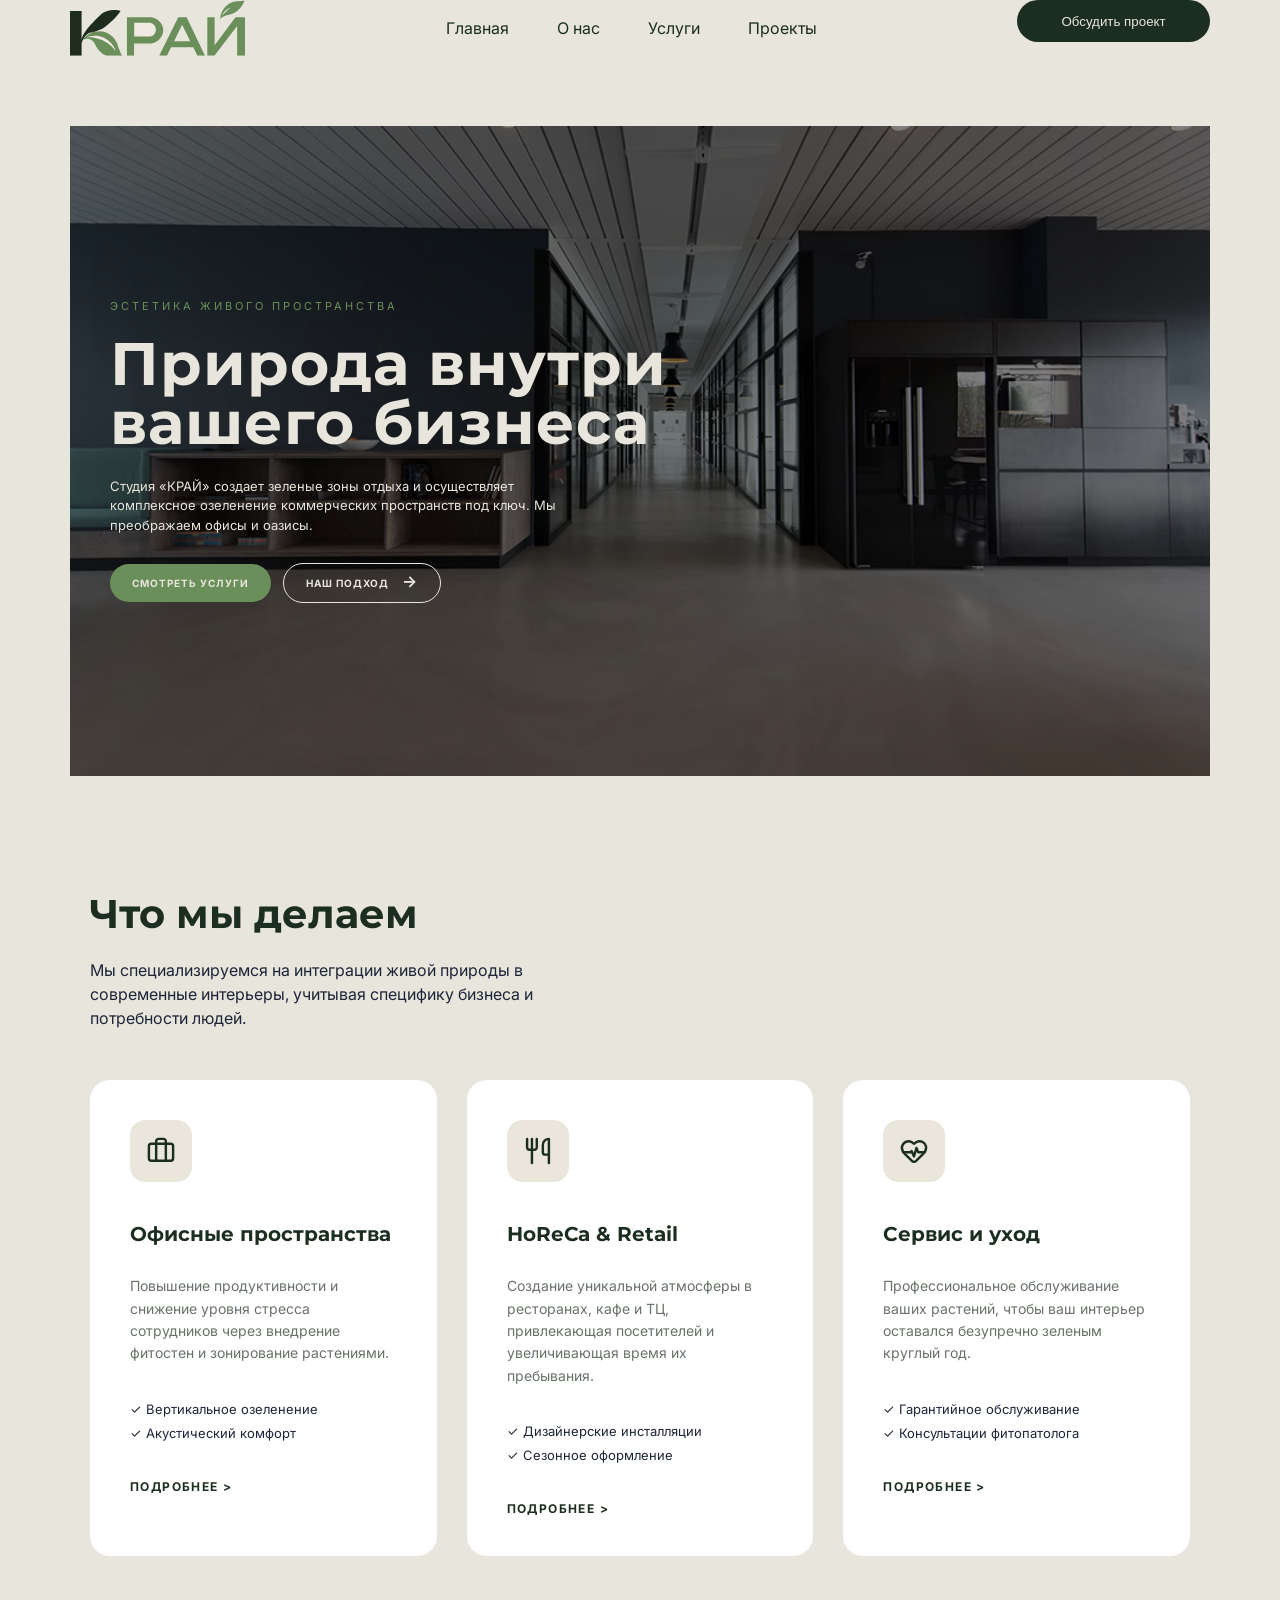
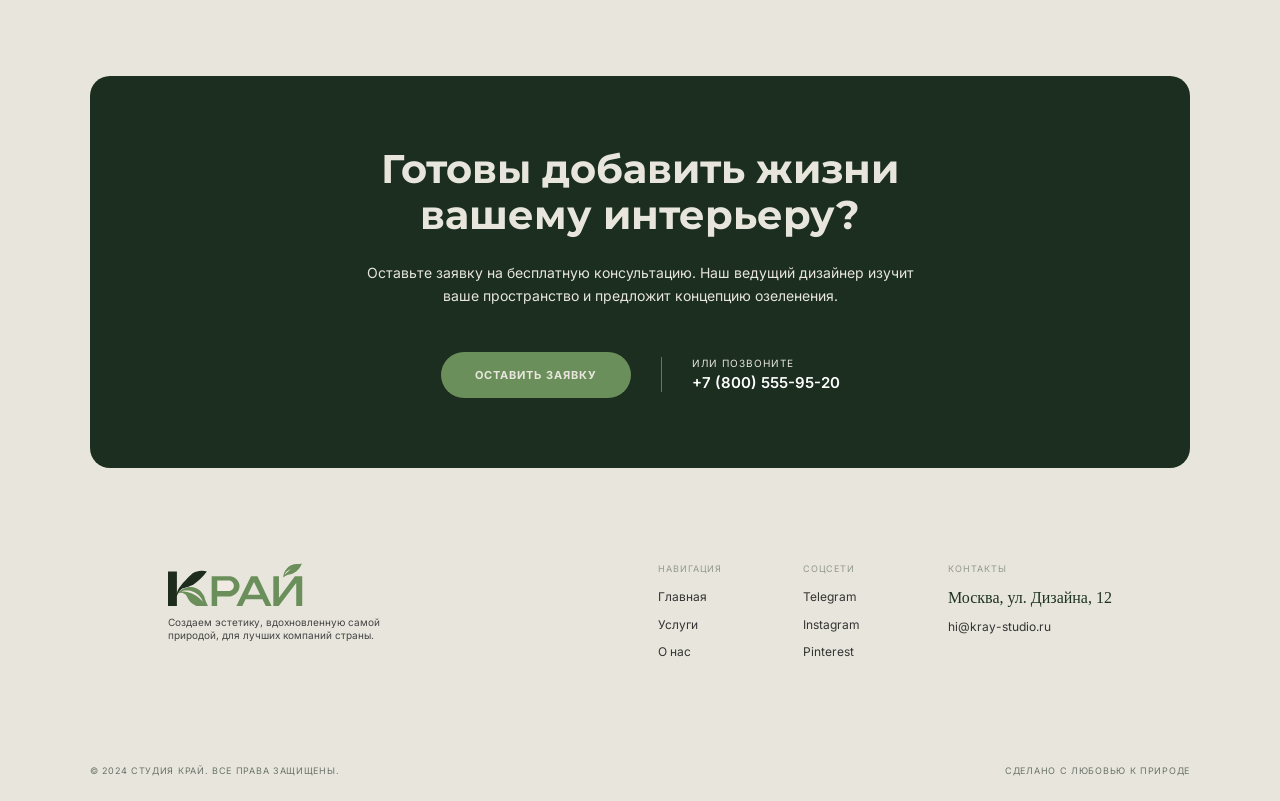
<file: index.html>
<!DOCTYPE html>
<html lang="en">

<head>
    <meta charset="UTF-8">
    <meta name="viewport" content="width=device-width, initial-scale=1.0">
    <title>Document</title>
    <link rel="stylesheet" href="css/index.css">
</head>

<body>
    <header class="header">
        <img src="svg/логотип_КРАЙ_2.svg" alt="">
        <div class="header-center">
            <a href="#">Главная</a>
            <a href="about.html">О нас</a>
            <a href="services.html">Услуги</a>
            <a href="">Проекты</a>
        </div>
        <button class="header-button">
            Обсудить проект
        </button>
        <button class="burger-button" id="burger-button" aria-label="Открыть меню">
            <img class="burger-menu" src="svg/beurger-menu.svg" alt="">
        </button>

        <nav class="mobile-menu" id="mobile-menu">
            <a href="index.html">Главная</a>
            <a href="about.html">О нас</a>
            <a href="services.html">Каталог</a>
            <a href="">Проекты</a>
        </nav>
    </header>
    <div class="content-wrapper">
        <section class="hero">
            <div class="hero-content">
                <p class="hero-subtitle">ЭСТЕТИКА ЖИВОГО ПРОСТРАНСТВА</p>

                <h1 class="hero-title">
                    Природа внутри вашего бизнеса
                </h1>

                <p class="hero-description">
                    Студия «КРАЙ» создает зеленые зоны отдыха и осуществляет комплексное озеленение коммерческих пространств под ключ. Мы преображаем офисы и оазисы.
                </p>

                <div class="hero-buttons">
                    <a href="services.html" class="hero-button hero-button-primary">
                        Смотреть услуги
                    </a>

                    <a href="about.html" class="hero-button hero-button-secondary">
                        Наш подход
                        <span class="hero-arrow">→</span>
                    </a>
                </div>
            </div>
        </section>

        <section class="services">
            <div class="services-container">
                <h2 class="services-title">Что мы делаем</h2>
                <p class="services-subtitle">Мы специализируемся на интеграции живой природы в современные интерьеры, учитывая специфику бизнеса и потребности людей.</p>

                <div class="services-grid">

                    <div class="service-card">
                        <img class="service-icon" src="svg/case.svg" alt="">
                        <h3 class="service-name">Офисные пространства</h3>
                        <p class="service-description">Повышение продуктивности и снижение уровня стресса сотрудников через внедрение фитостен и зонирование растениями.</p>
                        <ul class="service-list">
                            <li>✓  Вертикальное озеленение</li>
                            <li>✓  Акустический комфорт</li>
                        </ul>
                        <a href="#" class="service-link">ПОДРОБНЕЕ ></a>
                    </div>


                    <div class="service-card">
                        <img class="service-icon" src="svg/fork.svg" alt="">
                        <h3 class="service-name">HoReCa & Retail</h3>
                        <p class="service-description">Создание уникальной атмосферы в ресторанах, кафе и ТЦ, привлекающая посетителей и увеличивающая время их пребывания.</p>
                        <ul class="service-list">
                            <li>✓  Дизайнерские инсталляции</li>
                            <li>✓  Сезонное оформление</li>
                        </ul>
                        <a href="#" class="service-link">ПОДРОБНЕЕ ></a>
                    </div>


                    <div class="service-card">
                        <img class="service-icon" src="svg/heart.svg" alt="">
                        <h3 class="service-name">Сервис и уход</h3>
                        <p class="service-description">Профессиональное обслуживание ваших растений, чтобы ваш интерьер оставался безупречно зеленым круглый год.</p>
                        <ul class="service-list">
                            <li>✓  Гарантийное обслуживание</li>
                            <li>✓  Консультации фитопатолога</li>
                        </ul>
                        <a href="#" class="service-link">ПОДРОБНЕЕ ></a>
                    </div>
                </div>
            </div>
        </section>
        <section class="cta">
  <div class="cta-container">
    <h2 class="cta-title">
      Готовы добавить жизни вашему интерьеру?
    </h2>

    <p class="cta-description">
      Оставьте заявку на бесплатную консультацию. Наш ведущий дизайнер изучит ваше пространство и предложит концепцию озеленения.
    </p>

    <div class="cta-row">
      <a href="#" class="cta-button">Оставить заявку</a>

      <div class="cta-contacts">
        <span class="cta-contacts-label">или позвоните</span>
        <a href="" class="cta-phone">+7 (800) 555-95-20</a>
      </div>
    </div>
  </div>
</section>
    </div>
    <footer class="site-footer">
        <div class="footer-inner">

            <div class="footer-brand">
                <img class="footer-logo" src="svg/логотип_КРАЙ_2.svg" alt="">
                <p>
                    Создаем эстетику, вдохновленную самой природой, для лучших компаний страны.
                </p>
            </div>

            <div class="footer-column">
                <p class="footer-heading">НАВИГАЦИЯ</p>
                <a href="index.html">Главная</a>
                <a href="services.html">Услуги</a>
                <a href="about.html">О нас</a>
            </div>

            <div class="footer-column">
                <p class="footer-heading">СОЦСЕТИ</p>
                <a href="#">Telegram</a>
                <a href="#">Instagram</a>
                <a href="#">Pinterest</a>
            </div>

            <div class="footer-column">
                <p class="footer-heading">КОНТАКТЫ</p>
                <span>Москва, ул. Дизайна, 12</span>
                <a href="mailto:hi@kray-studio.ru">hi@kray-studio.ru</a>
            </div>

            <div class="footer-bottom">
                <p>© 2024 Студия КРАЙ. Все права защищены.</p>
                <p>Сделано с любовью к природе</p>
            </div>
        </div>
    </footer>
<div id="modal-request" class="modal-overlay">
  <div class="modal-window">
    <button type="button" class="modal-close" id="modal-close" aria-label="Закрыть">
      <img src="svg/Vector_(7).svg" alt="">
    </button>

    <h2 class="modal-heading">Оставить заявку</h2>
    <p class="modal-subheading">
      Расскажите немного о задаче — мы свяжемся с вами и обсудим детали проекта
    </p>

    <form class="modal-form" >
      <div class="form-group">
        <label class="form-label" >Ваше имя</label>
        <input 
          class="form-input" 
          placeholder="Как к вам обращаться" 
        >
      </div>
      <div class="form-group">
        <label class="form-label" for="client-phone">Номер телефона</label>
        <input 
          class="form-input" 
          placeholder="+7 (___) ___-__-__" 
        >
      </div>
      <div class="form-group">
        <label class="form-label" for="client-company">Название компании</label>
        <input 
          class="form-input" 
          placeholder="Введите название компании"
        >
      </div>
      <div class="form-group">
        <label class="form-label" for="client-service">Что вас интересует?</label>
        <div class="select-wrapper">
          <select class="form-input form-select" id="client-service" required>
            <option value="" disabled selected hidden>Выпадающий список</option>
            <option value="office">Офисное озеленение</option>
            <option value="horeca">HoReCa & Retail</option>
            <option value="home">Частные интерьеры</option>
            <option value="service">Сервис и уход</option>
          </select>
        </div>
      </div>

      <div class="form-bottom">
        <button type="submit" class="form-submit-button">
          Отправить заявку
        </button>
        <p class="form-privacy">
          Нажимая на кнопку, вы соглашаетесь на обработку персональных данных
        </p>
      </div>
    </form>
  </div>
</div>
    <script>
  const headerButtons = document.querySelectorAll('.header-button');
  const requestModal = document.getElementById('modal-request');
  const closeButton = document.getElementById('modal-close');
  headerButtons.forEach(btn => {
    btn.addEventListener('click', (e) => {
      e.preventDefault();
      requestModal.classList.add('is-active');
      document.body.style.overflow = 'hidden'; 
    });
  });
  function closeModal() {
    requestModal.classList.remove('is-active');
    document.body.style.overflow = '';
  }
  closeButton.addEventListener('click', closeModal);




  const burger = document.querySelector('#burger-button');
  const menu = document.querySelector('#mobile-menu');

  burger.addEventListener('click', () => {
    menu.classList.toggle('is-open');
  });

  menu.querySelectorAll('a').forEach(link => {
    link.addEventListener('click', () => menu.classList.remove('is-open'));
  });
</script>
</body>

</html>
</file>
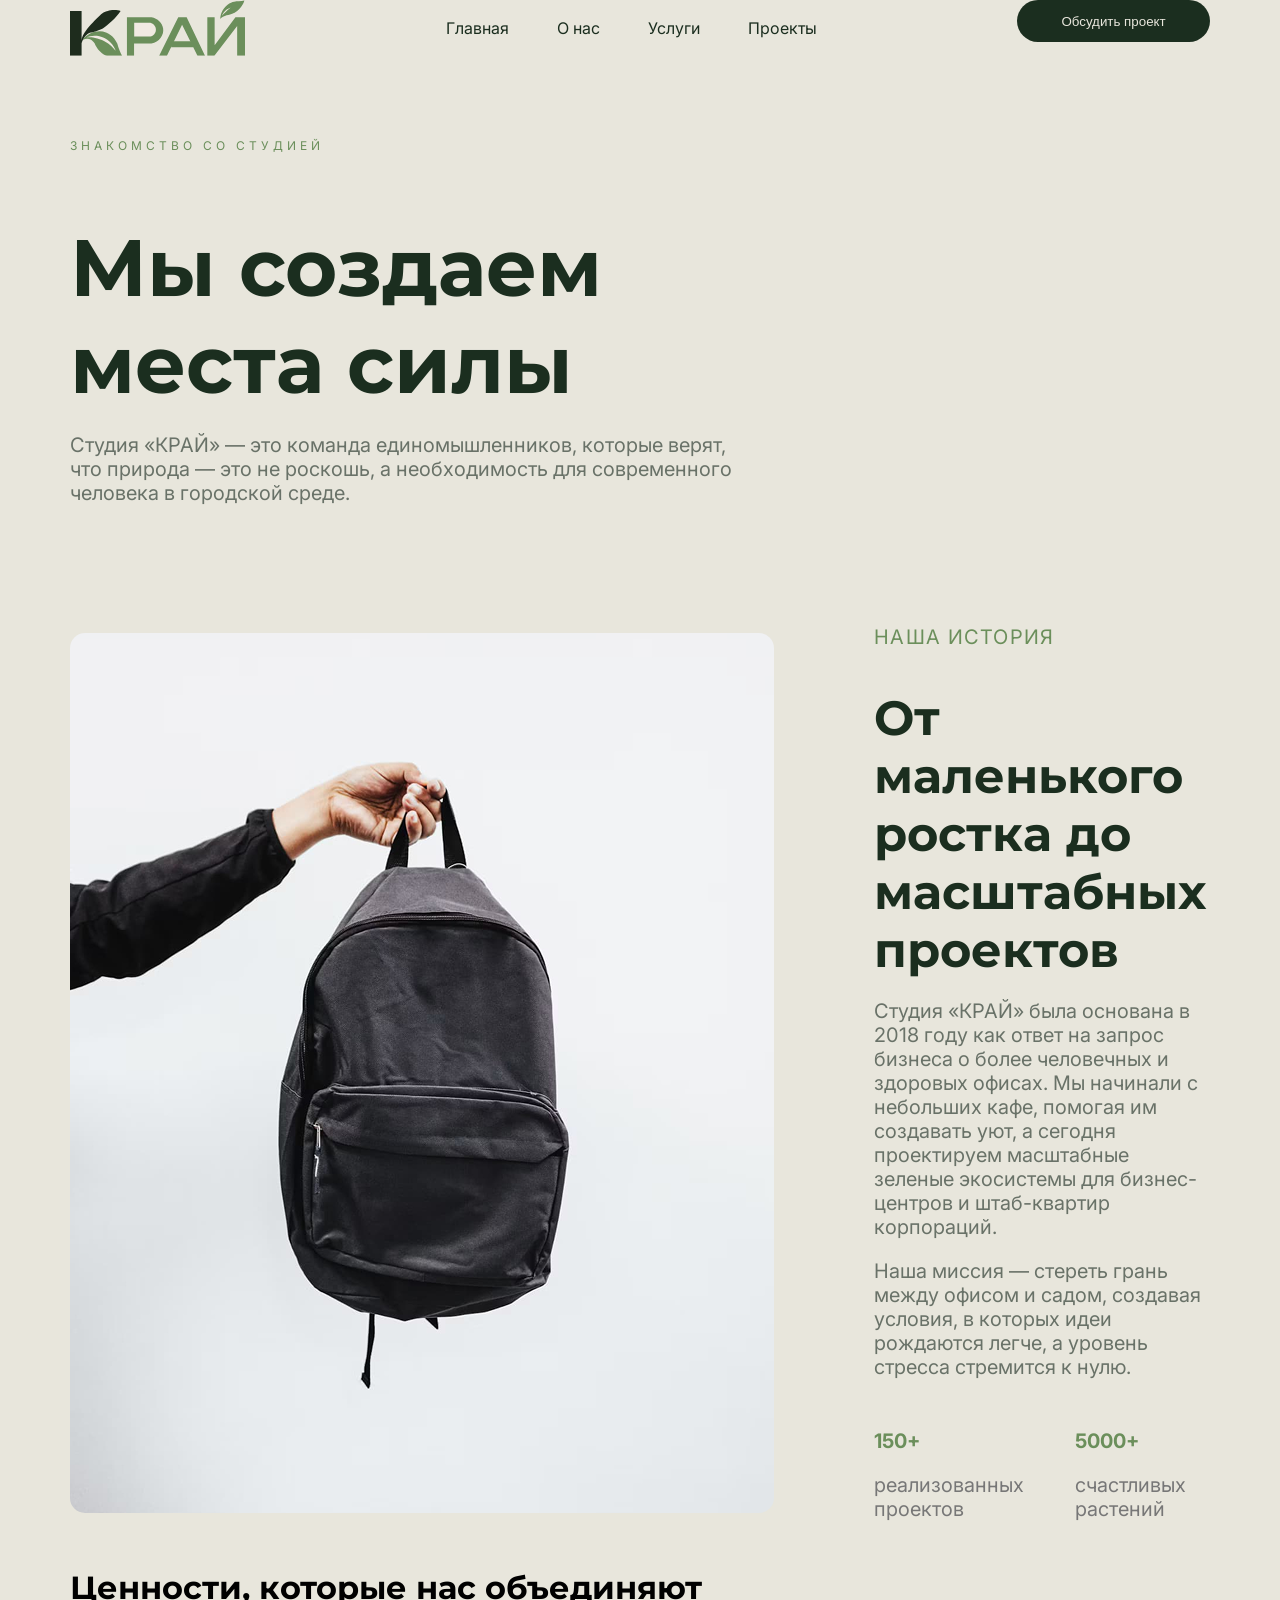
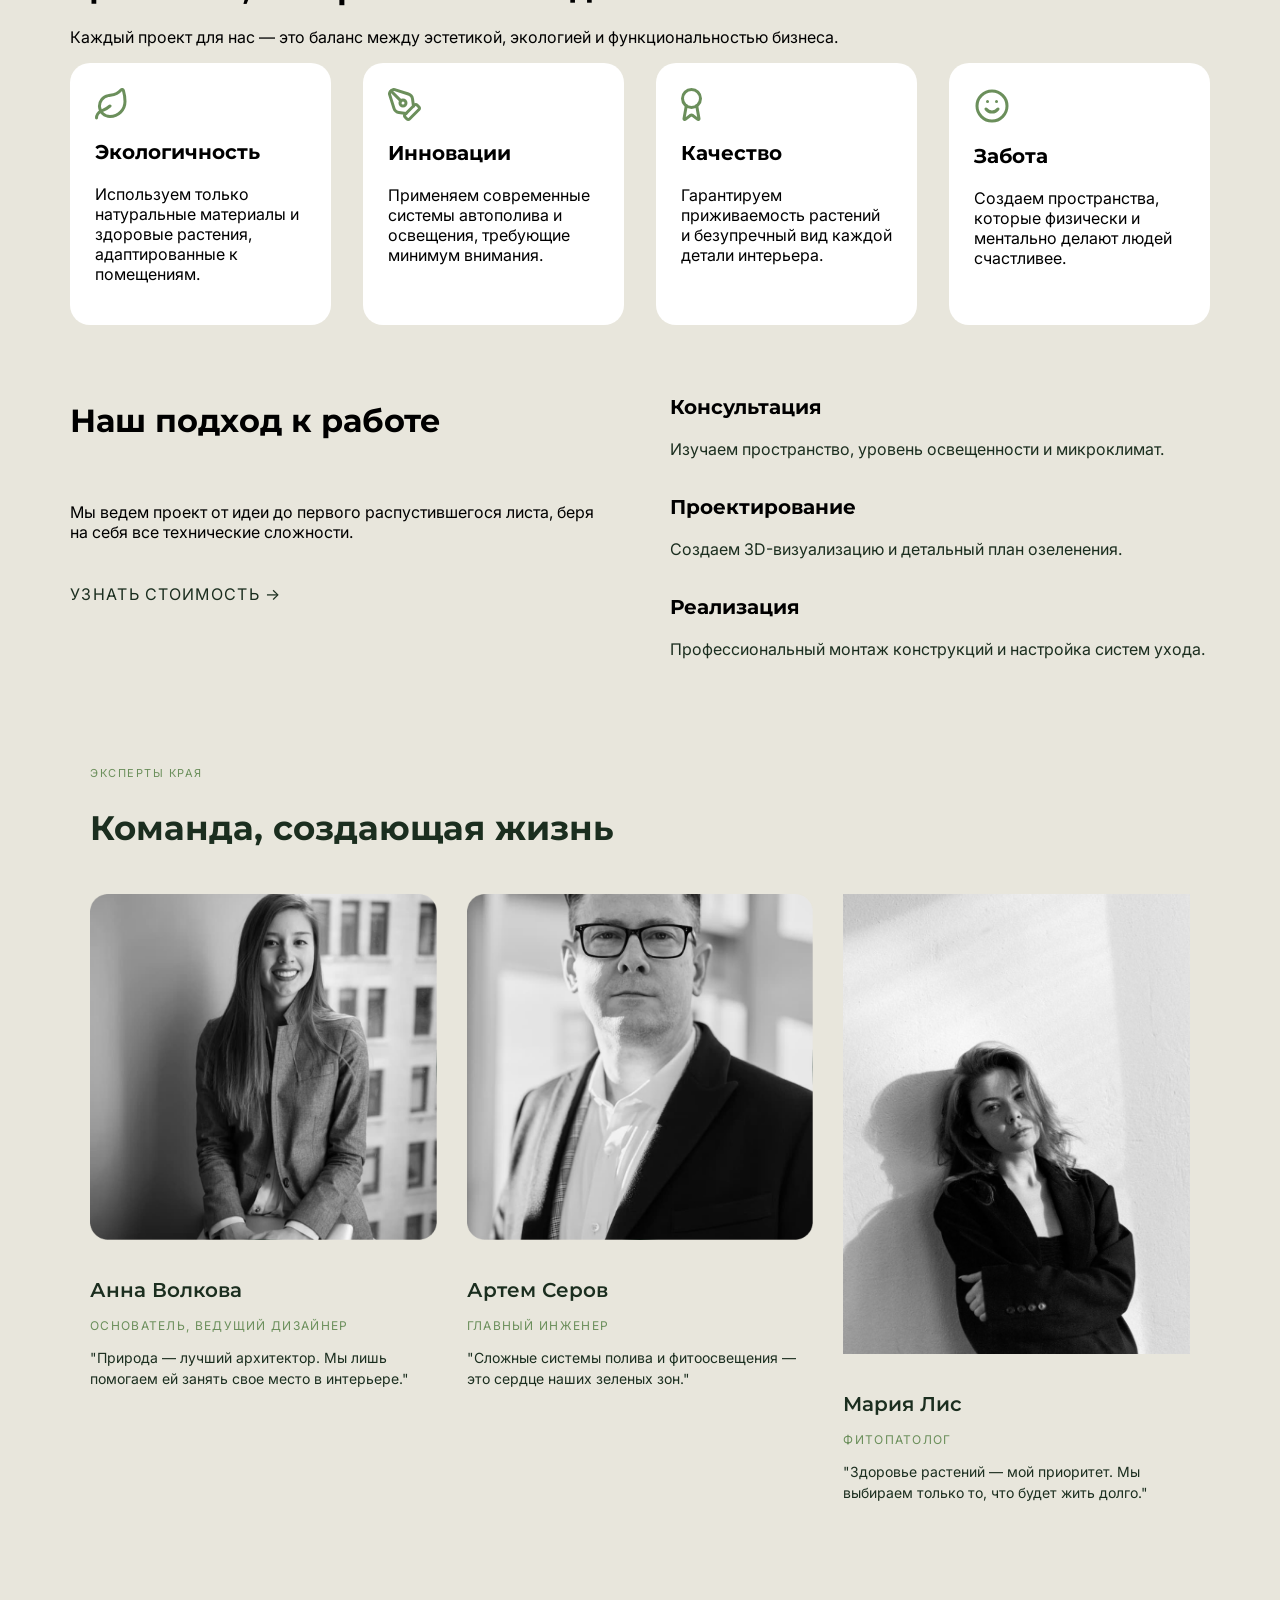
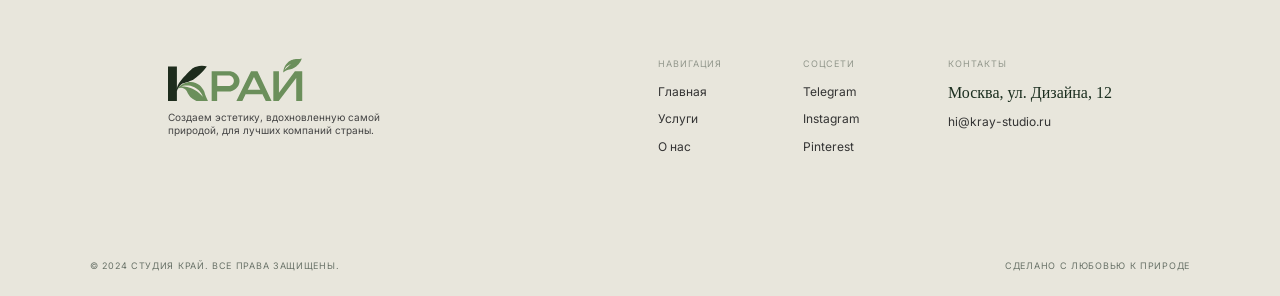
<file: about.html>
<!DOCTYPE html>
<html lang="en">

<head>
    <meta charset="UTF-8">
    <meta name="viewport" content="width=device-width, initial-scale=1.0">
    <title>Document</title>
    <link rel="stylesheet" href="css/about.css">
</head>

<body>
    <header class="header">
        <img src="svg/логотип_КРАЙ_2.svg" alt="">
        <div class="header-center">
            <a href="index.html">Главная</a>
            <a href="">О нас</a>
            <a href="services.html">Услуги</a>
            <a href="">Проекты</a>
        </div>
        <button class="header-button">
            Обсудить проект
        </button>
        <button class="burger-button" id="burger-button" aria-label="Открыть меню">
            <img class="burger-menu" src="svg/beurger-menu.svg" alt="">
        </button>

        <nav class="mobile-menu" id="mobile-menu">
            <a href="main.html">Главная</a>
            <a href="about.html">О нас</a>
            <a href="services.html">Каталог</a>
            <a href="">Проекты</a>
        </nav>
    </header>
    <div class="content-wrapper">
        <section class="intro">
            <p class="small-title">ЗНАКОМСТВО СО СТУДИЕЙ</p>
            <h1>Мы создаем <br> места силы</h1>
            <p class="description">Студия «КРАЙ» — это команда единомышленников, которые верят, что природа — это не
                роскошь, а необходимость для современного человека в городской среде.</p>
        </section>

        <section class="story">
            <div class="image-block">
                <img src="img/Green_Workspace_Design.png" alt="Рюкзак">
            </div>

            <div class="text-block">
                <p class="small-title2">НАША ИСТОРИЯ</p>
                <h2>От маленького ростка до масштабных проектов</h2>
                <p class="text">Студия «КРАЙ» была основана в 2018 году как ответ на запрос бизнеса о более человечных и
                    здоровых офисах. Мы начинали с небольших кафе, помогая им создавать уют, а сегодня проектируем
                    масштабные зеленые экосистемы для бизнес-центров и штаб-квартир корпораций.</p>
                <p class="text">Наша миссия — стереть грань между офисом и садом, создавая условия, в которых идеи
                    рождаются легче, а уровень стресса стремится к нулю.</p>

                <div class="stats">
                    <div>
                        <p class="number">150+</p>
                        <p class="label">реализованных проектов</p>
                    </div>
                    <div>
                        <p class="number">5000+</p>
                        <p class="label">счастливых растений</p>
                    </div>
                </div>
            </div>
        </section>
        <section class="core-values">
            <div class="inner-wrap">
                <h2 class="section-header">Ценности, которые нас объединяют</h2>
                <p class="section-intro">Каждый проект для нас — это баланс между эстетикой, экологией и
                    функциональностью бизнеса.</p>

                <div class="values-flex">
                    <div class="val-card">
                        <img src="svg/sheet.svg" alt="">
                        <h3>Экологичность</h3>
                        <p>Используем только натуральные материалы и здоровые растения, адаптированные к помещениям.</p>
                    </div>
                    <div class="val-card">
                        <img src="svg/pen.svg" alt="">
                        <h3>Инновации</h3>
                        <p>Применяем современные системы автополива и освещения, требующие минимум внимания.</p>
                    </div>
                    <div class="val-card">
                        <img src="svg/medal.svg" alt="">
                        <h3>Качество</h3>
                        <p>Гарантируем приживаемость растений и безупречный вид каждой детали интерьера.</p>
                    </div>
                    <div class="val-card">
                        <img src="svg/smile.svg" alt="">
                        <h3>Забота</h3>
                        <p>Создаем пространства, которые физически и ментально делают людей счастливее.</p>
                    </div>
                </div>
            </div>
        </section>
        <section class="work-approach">
            <div class="approach-flex">
                <div class="approach-desc">
                    <h2>Наш подход к работе</h2>
                    <p>Мы ведем проект от идеи до первого распустившегося листа, беря на себя все технические сложности.
                    </p>
                    <a href="#" class="btn-price">УЗНАТЬ СТОИМОСТЬ →</a>
                </div>

                <div class="work-stages">
                    <div class="stage-item">
                        <div>
                            <h3>Консультация</h3>
                            <p>Изучаем пространство, уровень освещенности и микроклимат.</p>
                        </div>
                    </div>
                    <div class="stage-item">
                        <div>
                            <h3>Проектирование</h3>
                            <p>Создаем 3D-визуализацию и детальный план озеленения.</p>
                        </div>
                    </div>
                    <div class="stage-item">
                        <div>
                            <h3>Реализация</h3>
                            <p>Профессиональный монтаж конструкций и настройка систем ухода.</p>
                        </div>
                    </div>
                </div>
            </div>
        </section>
        <section class="team-section">
            <div class="team-container">

                <p class="team-badge">ЭКСПЕРТЫ КРАЯ</p>
                <h2 class="team-heading">Команда, создающая жизнь</h2>

                <div class="team-list">
                    <div class="team-card">
                        <div class="team-avatar">
                            <img src="img/Container.png" alt="Анна Волкова">
                        </div>
                        <h3 class="team-name">Анна Волкова</h3>
                        <p class="team-post">ОСНОВАТЕЛЬ, ВЕДУЩИЙ ДИЗАЙНЕР</p>
                        <p class="team-quote">"Природа — лучший архитектор. Мы лишь помогаем ей занять свое место в
                            интерьере."</p>
                    </div>

                    <div class="team-card">
                        <div class="team-avatar">
                            <img src="img/Container_(1).png" alt="Артем Серов">
                        </div>
                        <h3 class="team-name">Артем Серов</h3>
                        <p class="team-post">ГЛАВНЫЙ ИНЖЕНЕР</p>
                        <p class="team-quote">"Сложные системы полива и фитоосвещения — это сердце наших зеленых зон."
                        </p>
                    </div>

                    <div class="team-card">
                        <div class="team-avatar placeholder">
                            <img src="img/girl.jpg" alt="Анна Волкова">
                        </div>
                        <h3 class="team-name">Мария Лис</h3>
                        <p class="team-post">ФИТОПАТОЛОГ</p>
                        <p class="team-quote">"Здоровье растений — мой приоритет. Мы выбираем только то, что будет жить долго."</p>
                    </div>
                </div>

            </div>
        </section>
    </div>
    <footer class="site-footer">
        <div class="footer-inner">

            <div class="footer-brand">
                <img class="footer-logo" src="svg/логотип_КРАЙ_2.svg" alt="">
                <p>
                    Создаем эстетику, вдохновленную самой природой, для лучших компаний страны.
                </p>
            </div>

            <div class="footer-column">
                <p class="footer-heading">НАВИГАЦИЯ</p>
                <a href="index.html">Главная</a>
                <a href="services.html">Услуги</a>
                <a href="about.html">О нас</a>
            </div>

            <div class="footer-column">
                <p class="footer-heading">СОЦСЕТИ</p>
                <a href="#">Telegram</a>
                <a href="#">Instagram</a>
                <a href="#">Pinterest</a>
            </div>

            <div class="footer-column">
                <p class="footer-heading">КОНТАКТЫ</p>
                <span>Москва, ул. Дизайна, 12</span>
                <a href="mailto:hi@kray-studio.ru">hi@kray-studio.ru</a>
            </div>

            <div class="footer-bottom">
                <p>© 2024 Студия КРАЙ. Все права защищены.</p>
                <p>Сделано с любовью к природе</p>
            </div>
        </div>
    </footer>
<div id="modal-request" class="modal-overlay">
  <div class="modal-window">
    <button type="button" class="modal-close" id="modal-close" aria-label="Закрыть">
      <img src="svg/Vector_(7).svg" alt="">
    </button>

    <h2 class="modal-heading">Оставить заявку</h2>
    <p class="modal-subheading">
      Расскажите немного о задаче — мы свяжемся с вами и обсудим детали проекта
    </p>

    <form class="modal-form" >
      <div class="form-group">
        <label class="form-label" >Ваше имя</label>
        <input 
          class="form-input" 
          placeholder="Как к вам обращаться" 
        >
      </div>
      <div class="form-group">
        <label class="form-label" for="client-phone">Номер телефона</label>
        <input 
          class="form-input" 
          placeholder="+7 (___) ___-__-__" 
        >
      </div>
      <div class="form-group">
        <label class="form-label" for="client-company">Название компании</label>
        <input 
          class="form-input" 
          placeholder="Введите название компании"
        >
      </div>
      <div class="form-group">
        <label class="form-label" for="client-service">Что вас интересует?</label>
        <div class="select-wrapper">
          <select class="form-input form-select" id="client-service" required>
            <option value="" disabled selected hidden>Выпадающий список</option>
            <option value="office">Офисное озеленение</option>
            <option value="horeca">HoReCa & Retail</option>
            <option value="home">Частные интерьеры</option>
            <option value="service">Сервис и уход</option>
          </select>
        </div>
      </div>

      <div class="form-bottom">
        <button type="submit" class="form-submit-button">
          Отправить заявку
        </button>
        <p class="form-privacy">
          Нажимая на кнопку, вы соглашаетесь на обработку персональных данных
        </p>
      </div>
    </form>
  </div>
</div>
    <script>
  const headerButtons = document.querySelectorAll('.header-button');
  const requestModal = document.getElementById('modal-request');
  const closeButton = document.getElementById('modal-close');
  headerButtons.forEach(btn => {
    btn.addEventListener('click', (e) => {
      e.preventDefault();
      requestModal.classList.add('is-active');
      document.body.style.overflow = 'hidden'; 
    });
  });
  function closeModal() {
    requestModal.classList.remove('is-active');
    document.body.style.overflow = '';
  }
  closeButton.addEventListener('click', closeModal);




  const burger = document.querySelector('#burger-button');
  const menu = document.querySelector('#mobile-menu');

  burger.addEventListener('click', () => {
    menu.classList.toggle('is-open');
  });

  menu.querySelectorAll('a').forEach(link => {
    link.addEventListener('click', () => menu.classList.remove('is-open'));
  });
</script>
</body>

</html>
</file>
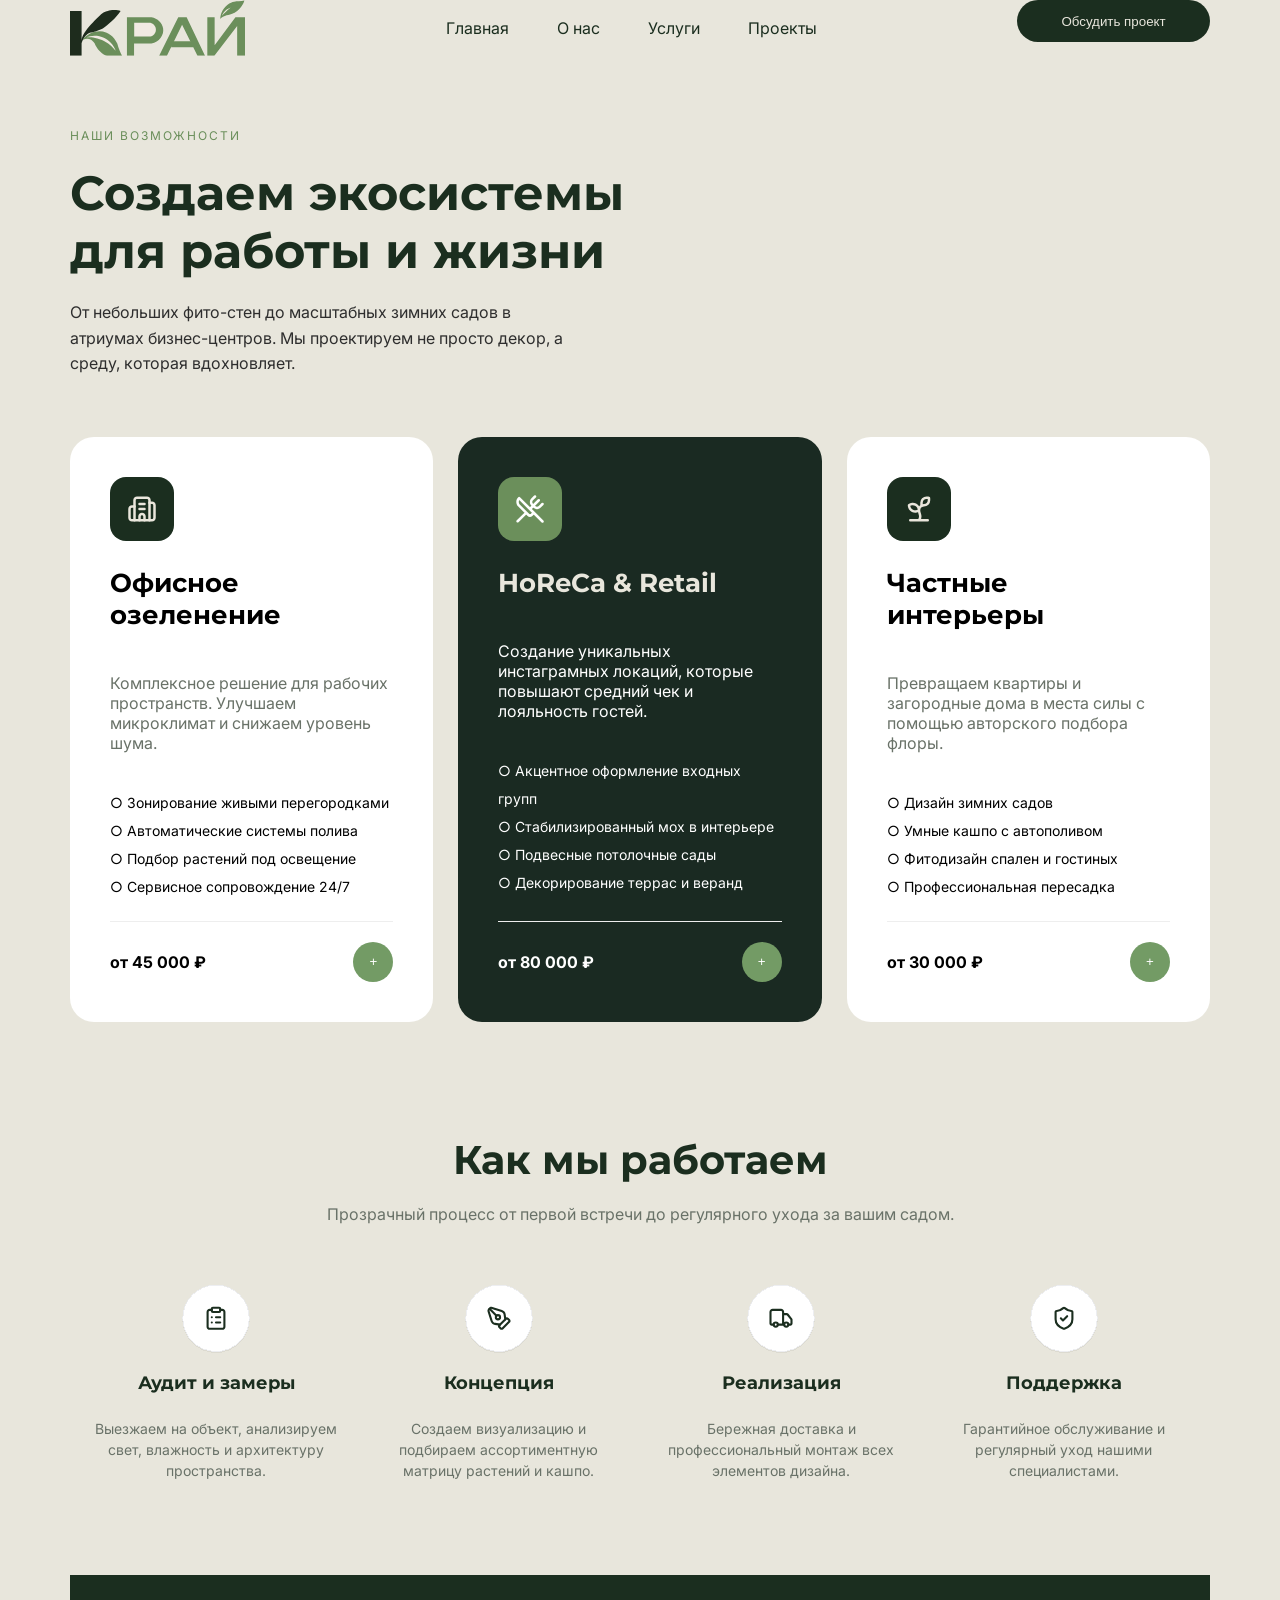
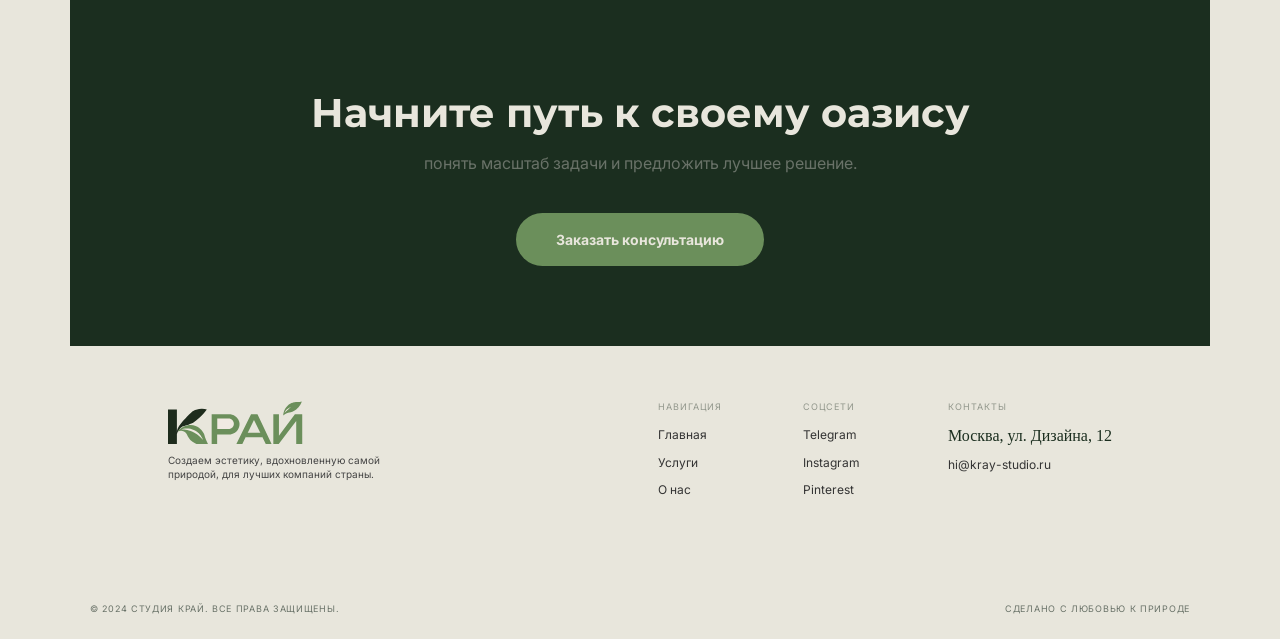
<file: services.html>
<!DOCTYPE html>
<html lang="en">

<head>
    <meta charset="UTF-8">
    <meta name="viewport" content="width=device-width, initial-scale=1.0">
    <title>Document</title>
    <link rel="stylesheet" href="css/services.css">
</head>

<body>
    <header class="header">
        <img src="svg/логотип_КРАЙ_2.svg" alt="">
        <div class="header-center">
            <a href="index.html">Главная</a>
            <a href="about.html">О нас</a>
            <a href="">Услуги</a>
            <a href="">Проекты</a>
        </div>
        <button class="header-button">
            Обсудить проект
        </button>
        <button class="burger-button" id="burger-button" aria-label="Открыть меню">
            <img class="burger-menu" src="svg/beurger-menu.svg" alt="">
        </button>

        <nav class="mobile-menu" id="mobile-menu">
            <a href="main.html">Главная</a>
            <a href="about.html">О нас</a>
            <a href="services.html">Каталог</a>
            <a href="">Проекты</a>
        </nav>

    </header>

    <div class="content-wrapper">
        <section class="possibilities">
            <div class="possibilities-container">
                <div class="possibilities-header">
                    <span class="possibilities-label">Наши возможности</span>
                    <h2 class="possibilities-title">Создаем экосистемы для работы и жизни</h2>
                    <p class="possibilities-subtitle">От небольших фито-стен до масштабных зимних садов в атриумах
                        бизнес-центров. Мы проектируем не просто декор, а среду, которая вдохновляет.</p>
                </div>

                <div class="possibilities-grid">
                    <div class="poss-card">
                        <div class="poss-icon"><img src="svg/Background_(3).svg" alt="Office"></div>
                        <h3>Офисное озеленение</h3>
                        <p>Комплексное решение для рабочих пространств. Улучшаем микроклимат и снижаем уровень шума.</p>
                        <ul class="poss-list">
                            <li>○ Зонирование живыми перегородками</li>
                            <li>○ Автоматические системы полива</li>
                            <li>○ Подбор растений под освещение</li>
                            <li>○ Сервисное сопровождение 24/7</li>
                        </ul>
                        <div class="poss-footer">
                            <span>от 45 000 ₽</span>
                            <button class="poss-add">+</button>
                        </div>
                    </div>

                    <div class="poss-card poss-card-dark">
                        <div class="poss-icon"><img src="svg/Background_(4).svg" alt="HoReCa"></div>
                        <h3>HoReCa & Retail</h3>
                        <p>Создание уникальных инстаграмных локаций, которые повышают средний чек и лояльность гостей.
                        </p>
                        <ul class="poss-list">
                            <li>○ Акцентное оформление входных групп</li>
                            <li>○ Стабилизированный мох в интерьере</li>
                            <li>○ Подвесные потолочные сады</li>
                            <li>○ Декорирование террас и веранд</li>
                        </ul>
                        <div class="poss-footer">
                            <span>от 80 000 ₽</span>
                            <button class="poss-add">+</button>
                        </div>
                    </div>

                    <div class="poss-card">
                        <div class="poss-icon"><img src="svg/Background_(5).svg" alt="Home"></div>
                        <h3>Частные интерьеры</h3>
                        <p>Превращаем квартиры и загородные дома в места силы с помощью авторского подбора флоры.</p>
                        <ul class="poss-list">
                            <li>○ Дизайн зимних садов</li>
                            <li>○ Умные кашпо с автополивом</li>
                            <li>○ Фитодизайн спален и гостиных</li>
                            <li>○ Профессиональная пересадка</li>
                        </ul>
                        <div class="poss-footer">
                            <span>от 30 000 ₽</span>
                            <button class="poss-add">+</button>
                        </div>
                    </div>
                </div>
            </div>
        </section>
        <section class="process">
            <div class="process-container">
                <h2 class="process-title">Как мы работаем</h2>
                <p class="process-subtitle">Прозрачный процесс от первой встречи до регулярного ухода за вашим садом.
                </p>

                <div class="process-grid">
                    <div class="process-step">
                        <img class="step-icon" src="svg/pad.svg" alt="">
                        <h3>Аудит и замеры</h3>
                        <p>Выезжаем на объект, анализируем свет, влажность и архитектуру пространства.</p>
                    </div>

                    <div class="process-step">
                        <img class="step-icon" src="svg/pen2.svg" alt="">
                        <h3>Концепция</h3>
                        <p>Создаем визуализацию и подбираем ассортиментную матрицу растений и кашпо.</p>
                    </div>

                    <div class="process-step">
                        <img class="step-icon" src="svg/delivery.svg" alt="">
                        <h3>Реализация</h3>
                        <p>Бережная доставка и профессиональный монтаж всех элементов дизайна.</p>
                    </div>

                    <div class="process-step">
                        <img class="step-icon" src="svg/protect.svg"">
                        <h3>Поддержка</h3>
                        <p>Гарантийное обслуживание и регулярный уход нашими специалистами.</p>
                    </div>
                </div>
            </div>
        </section>
        <section class=" consultation">
                        <div class="consultation-container">
                            <h2 class="consultation-title">Начните путь к своему оазису</h2>

                            <p class="consultation-subtitle">
                                понять масштаб задачи и предложить лучшее решение.
                            </p>

                            <a href="#" class="consultation-button">Заказать консультацию</a>
                        </div>
        </section>
    </div>
    <footer class="site-footer">
        <div class="footer-inner">

            <div class="footer-brand">
                <img class="footer-logo" src="svg/логотип_КРАЙ_2.svg" alt="">
                <p>
                    Создаем эстетику, вдохновленную самой природой, для лучших компаний страны.
                </p>
            </div>

            <div class="footer-column">
                <p class="footer-heading">НАВИГАЦИЯ</p>
                <a href="index.html">Главная</a>
                <a href="services.html">Услуги</a>
                <a href="about.html">О нас</a>
            </div>

            <div class="footer-column">
                <p class="footer-heading">СОЦСЕТИ</p>
                <a href="#">Telegram</a>
                <a href="#">Instagram</a>
                <a href="#">Pinterest</a>
            </div>

            <div class="footer-column">
                <p class="footer-heading">КОНТАКТЫ</p>
                <span>Москва, ул. Дизайна, 12</span>
                <a href="mailto:hi@kray-studio.ru">hi@kray-studio.ru</a>
            </div>

            <div class="footer-bottom">
                <p>© 2024 Студия КРАЙ. Все права защищены.</p>
                <p>Сделано с любовью к природе</p>
            </div>
        </div>
    </footer>
    <div id="modal-request" class="modal-overlay">
        <div class="modal-window">
            <button type="button" class="modal-close" id="modal-close" aria-label="Закрыть">
                <img src="svg/Vector_(7).svg" alt="">
            </button>

            <h2 class="modal-heading">Оставить заявку</h2>
            <p class="modal-subheading">
                Расскажите немного о задаче — мы свяжемся с вами и обсудим детали проекта
            </p>

            <form class="modal-form">
                <div class="form-group">
                    <label class="form-label">Ваше имя</label>
                    <input class="form-input" placeholder="Как к вам обращаться">
                </div>
                <div class="form-group">
                    <label class="form-label" for="client-phone">Номер телефона</label>
                    <input class="form-input" placeholder="+7 (___) ___-__-__">
                </div>
                <div class="form-group">
                    <label class="form-label" for="client-company">Название компании</label>
                    <input class="form-input" placeholder="Введите название компании">
                </div>
                <div class="form-group">
                    <label class="form-label" for="client-service">Что вас интересует?</label>
                    <div class="select-wrapper">
                        <select class="form-input form-select" id="client-service" required>
                            <option value="" disabled selected hidden>Выпадающий список</option>
                            <option value="office">Офисное озеленение</option>
                            <option value="horeca">HoReCa & Retail</option>
                            <option value="home">Частные интерьеры</option>
                            <option value="service">Сервис и уход</option>
                        </select>
                    </div>
                </div>

                <div class="form-bottom">
                    <button type="submit" class="form-submit-button">
                        Отправить заявку
                    </button>
                    <p class="form-privacy">
                        Нажимая на кнопку, вы соглашаетесь на обработку персональных данных
                    </p>
                </div>
            </form>
        </div>
    </div>
    <script>
        const headerButtons = document.querySelectorAll('.header-button, .consultation-button');
        const requestModal = document.getElementById('modal-request');
        const closeButton = document.getElementById('modal-close');
        headerButtons.forEach(btn => {
            btn.addEventListener('click', (e) => {
                e.preventDefault();
                requestModal.classList.add('is-active');
                document.body.style.overflow = 'hidden';
            });
        });
        function closeModal() {
            requestModal.classList.remove('is-active');
            document.body.style.overflow = '';
        }
        closeButton.addEventListener('click', closeModal);






        const burger = document.querySelector('#burger-button');
  const menu = document.querySelector('#mobile-menu');

  burger.addEventListener('click', () => {
    menu.classList.toggle('is-open');
  });

  menu.querySelectorAll('a').forEach(link => {
    link.addEventListener('click', () => menu.classList.remove('is-open'));
  });
    </script>
</body>

</html>
</file>
<file: css/index.css>
@import url('./virables.css');
@import url('https://fonts.googleapis.com/css2?family=Montserrat:wght@400;700&display=swap');
@import url('https://fonts.googleapis.com/css2?family=Inter:wght@400;700&display=swap');

body {
    background-color: var(--bg-color);
    padding: 0px var(--spacing-18);
    margin: 0;
}

.header {
    font-family: 'Inter', sans-serif;
    display: flex;
    justify-content: space-between;
    padding-bottom: var(--spacing-18);
    max-width: 1920px;
        margin: 0 auto;

}

.header-center a:hover {
    color: var(--accent-color);
}

.burger-menu {
    display: none;
}

.header-center a {
    color: var(--basis-color);

}

@media (max-width: 420px) {
    body {
        padding: 0 var(--spacing-10);
    }

    .header-center a {
        display: none;
    }

    .header-button {
        display: none;
    }

    .burger-menu {
        display: block;
    }
}

.header-button:hover {
    background-color: var(--accent-color);
    cursor: pointer;
}

.header-center {
    display: flex;
    align-items: center;
    justify-content: space-between;
    gap: 48px;
}

.header-button {
    width: 193px;
    height: 42px;
    border-radius: var(--radius-full);
    background-color: var(--basis-color);
    color: var(--bg-color);
    border: 0;
    transition:
        background-color 0.25s ease,
        color 0.25s ease,
        transform 0.25s ease;
}

.header-button:hover {
    transform: translateY(-2px);
}

.content-wrapper {
    max-width: 1920px;
    margin: 0 auto;
}

h1 {
    font-size: 80px;
    color: var(--basis-color);
    margin-bottom: 20px;
    font-family: 'Montserrat', sans-serif;
}

h2 {
    font-size: 32px;
    margin-bottom: 20px;
    font-family: 'Montserrat', sans-serif;
}

* {
    box-sizing: border-box;
}

img {
    display: block;
    max-width: 100%;
}

h3 {
    font-size: 20px;
    font-family: 'Montserrat', sans-serif;
}

a {
    text-decoration: none;
}

p {
    font-family: 'Inter', sans-serif;
}




.hero {
    position: relative;
    min-height: 650px;
    display: flex;
    align-items: center;
    overflow: hidden;
    background-image: url("../img/bg-home.png");
    background-position: center;
    background-size: cover;
    background-repeat: no-repeat;
}



.hero-content {
    position: relative;
    z-index: 1;
    width: 100%;
    max-width: 1920px;
    margin: 0 auto;
    padding: 80px 40px;

}

.hero-subtitle {
    margin: 0 0 22px;
    color: var(--accent-color);
    font-size: 11px;
    letter-spacing: 3px;
    text-transform: uppercase;
}

.hero-title {
    max-width: 650px;
    margin: 0 0 24px;
    font-size: 60px;
    font-weight: 700;
    line-height: 0.98;
    letter-spacing: 1px;
    color: var(--bg-color);
}

.hero-description {
    max-width: 470px;
    margin: 0 0 28px;
    color: var(--bg-color);
    font-size: 13px;
    line-height: 1.5;
    font-family: 'Inter', sans-serif;
}

.hero-buttons {
    display: flex;
    align-items: center;
    gap: 12px;
    font-family: 'Inter', sans-serif;
}

.hero-button {
    min-width: 145px;
    padding: 13px 22px;
    border-radius: 30px;
    font-size: 10px;
    font-weight: 700;
    letter-spacing: 1px;
    text-align: center;
    text-decoration: none;
    text-transform: uppercase;
    transition:
        background-color 0.25s ease,
        color 0.25s ease,
        transform 0.25s ease;
}

.hero-button:hover {
    transform: translateY(-2px);
}

.hero-button-primary {
    color: var(--bg-color);
    background-color: var(--accent-color);
}

.hero-button-primary:hover {
    background-color: var(--accent-color);
}

.hero-button-secondary {
    color: var(--bg-color);
    border: 1px solid var(--bg-color);
    background-color: transparent;
}

.hero-button-secondary:hover {
    background-color: var(--accent-color);
}

.hero-arrow {
    margin-left: 10px;
    font-size: 16px;
    line-height: 0;
}

@media (max-width: 402px) {
    .hero {
        min-height: 400px;
        padding: 40 20px 0px 20px;
        align-items: flex-start;

    }



    .hero-content {
        padding: 80px 20px;
    }

    .hero-subtitle {
        margin-bottom: 26px;
        font-size: 9px;
        letter-spacing: 2px;
    }

    .hero-title {
        margin: 0 0 12px;
        font-size: 28px;
        line-height: 1.05;
        letter-spacing: -1px;
    }

    .hero-description {
        display: none;
    }

    .hero-buttons {
        display: flex;
        flex-direction: column;
        gap: 24px;

    }

    .hero-button {
        width: 100%;
        max-width: 200px;
        padding: 16px 22px;
        font-size: 10px;
    }

    .hero-button-secondary {
        padding-top: 15px;
        padding-bottom: 15px;
    }
}




.services {
    padding: 80px 20px;
    color: #1e2538;
}

.services-container {
    max-width: 1920px;
    margin: 0 auto;
}

.services-title {
    font-size: 40px;
    margin-bottom: 20px;
    color: var(--basis-color);
}

.services-subtitle {
    max-width: 500px;
    margin-bottom: 50px;
    line-height: 1.5;
    font-family: 'Inter', sans-serif;
}

.services-grid {
    display: grid;
    grid-template-columns: repeat(3, 1fr);
    gap: 30px;
}

.service-card {
    background: var(--white-color);
    padding: 40px;
    border-radius: 20px;
    display: flex;
    flex-direction: column;
    
}

.service-icon {
    width: 62px;
    height: 62px;
    margin-bottom: 20px;
}

.service-name {
    font-size: 20px;
    color: var(--basis-color);
    margin-bottom: 15px;
}

.service-description {
    font-size: 14px;
    line-height: 1.6;
    margin-bottom: 20px;
    color: var(--text-color);
    font-family: 'Inter', sans-serif;
}

.service-list {
    list-style: none;
    padding: 0;
    margin-bottom: 30px;

}

.service-list li {
    font-size: 13px;
    margin-bottom: 8px;
    font-family: 'Inter', sans-serif;
    position: relative;

}



.service-link {
    font-size: 12px;
    font-weight: bold;
    text-decoration: none;
    color: var(--basis-color);
    font-family: 'Inter', sans-serif;
    letter-spacing: 1.4px;
}


@media (max-width: 992px) {
    .services-grid {
        grid-template-columns: repeat(2, 1fr);
    }
}


@media (max-width: 402px) {
    .services-title {
        font-size: 32px;
    }

    .services-grid {
        grid-template-columns: 1fr;
    }

    .service-card {
        padding: 25px;
    }
}


.cta {
    padding: 40px 20px;

}

.cta-container {
    max-width: 1920px;
    margin: 0 auto;
    padding: 70px 60px;
    border-radius: 20px;
    background-color: var(--basis-color);
    color: var(--bg-color);
    text-align: center;
}

.cta-title {
    max-width: 700px;
    margin: 0 auto 24px;
    font-size: 40px;
    font-weight: 700;
    line-height: 1.15;
}

.cta-description {
    max-width: 560px;
    margin: 0 auto 45px;
    font-size: 14px;
    line-height: 1.6;
    color: var(--bg-color);
    font-family: 'Inter', sans-serif;
}

.cta-row {
    display: flex;
    align-items: center;
    justify-content: center;
    gap: 30px;
}

.cta-button {
    padding: 16px 34px;
    border-radius: 30px;
    background-color: var(--accent-color);
    color: var(--bg-color);
    font-size: 11px;
    font-family: 'Inter', sans-serif;
    font-weight: 700;
    letter-spacing: 1px;
    text-transform: uppercase;
    text-decoration: none;
    transition: background-color 0.25s ease, transform 0.25s ease;
}

.cta-button:hover {
    transform: translateY(-2px);
}

.cta-contacts {
    display: flex;
    flex-direction: column;
    align-items: flex-start;
    padding-left: 30px;
    border-left: 1px solid var(--text-color);
}

.cta-contacts-label {
    margin-bottom: 4px;
    font-family: 'Inter', sans-serif;
    font-size: 10px;
    letter-spacing: 1px;
    text-transform: uppercase;
    color: rgba(255, 255, 255, 0.6);
    color: var(--bg-color);
}

.cta-phone {
    font-size: 15px;
    color: var(--bg-color);
    font-weight: 600;
    font-family: 'Inter', sans-serif;
    color: #ffffff;
    text-decoration: none;
    transition: color 0.25s ease;
}

.cta-phone:hover {
    color: #739b65;
}


@media (max-width: 992px) {
    .cta-container {
        padding: 60px 40px;
    }

    .cta-title {
        font-size: 32px;
    }
}


@media (max-width: 500px) {
    .cta-container {
        padding: 50px 25px;
        border-radius: 16px;
    }

    .cta-title {
        font-size: 26px;
    }

    .cta-description {
        margin-bottom: 35px;
        font-size: 13px;
    }

    .cta-row {
        flex-direction: column;
        gap: 25px;
    }

    .cta-contacts {
        padding-left: 0;
        border-left: none;
        align-items: center;
    }

    .cta-button {
        width: 100%;
        max-width: 280px;
    }
}









.modal-overlay {
  display: none; 
  position: fixed;
  top: 0; left: 0;
  width: 100%; height: 100%;
  background: rgba(0, 0, 0, 0.6);
  z-index: 10000;
  justify-content: center;
  align-items: center;
  opacity: 0;
  transition: opacity 0.3s ease;
}

.modal-overlay.active {
  display: flex;
  opacity: 1;
}

.modal-content {
  background: var(--bg-color);
  padding: 40px;
  border-radius: 20px;
  max-width: 400px;
  width: 90%;
  position: relative;
  text-align: center;
}

.close-btn {
  position: absolute; top: 15px; right: 20px;
  background: none; border: none; font-size: 30px; cursor: pointer;
}












.modal-overlay {
  position: fixed;
  background-color: rgba(0, 0, 0, 0.45);
  font-family: 'Montserrat', sans-serif;
  display: flex;
  align-items: center;
  justify-content: center;
  padding: 20px;
  opacity: 0;
  visibility: hidden;
  transition: opacity 0.25s ease, visibility 0.25s ease;
}

.modal-overlay.is-active {
  opacity: 1;
  visibility: visible;
}


.modal-window {
  position: relative;
  width: 100%;
  max-width: 580px;
  background-color: var(--bg-color); 
  border-radius: 12px;
  padding: 44px 50px 36px;
  box-shadow: 0 20px 45px rgba(0, 0, 0, 0.15);
  transform: translateY(15px);
  transition: transform 0.25s ease;
  max-height: 94vh;
  overflow-y: auto;
}




.modal-close {
  position: absolute;
  top: 24px;
  right: 28px;
  background: none;
  border: none;
  cursor: pointer;
  padding: 4px;
  color: #1e2538;
  display: flex;
  align-items: center;
  justify-content: center;

}

.modal-heading {
  margin: 0 0 14px;
  font-size: 26px;
  font-weight: 700;
  color: var(--basis-color);
  text-align: center;

}

.modal-subheading {
  margin: 0 auto 34px;
  max-width: 410px;
  font-size: 13px;
  line-height: 1.45;
  color: var(--text-color);
  text-align: center;
}

.modal-form {
  display: flex;
  flex-direction: column;
  gap: 20px;
}

.form-group {
  display: flex;
  flex-direction: column;
  align-items: flex-start;
  width: 100%;
}

.form-label {
  font-size: 12.5px;
  color: var(--text-color);
  margin-bottom: 8px;
  font-weight: 500;
}

.form-input {
  width: 100%;
  height: 48px;
  padding: 0 18px;
  background-color: transparent;
  border: 1px solid var(--black-color);
  border-radius: 9px;
  font-size: 14px;
  color: #1e2538;
  outline: none;
  transition: border-color 0.2s ease, background-color 0.2s ease;
}





.select-wrapper {
  position: relative;
  width: 100%;
}

.form-select {
  appearance: none;
  cursor: pointer;
  padding-right: 40px;
}




.form-bottom {
  display: flex;
  flex-direction: column;
  align-items: center;
  margin-top: 10px;
}

.form-submit-button {
  background-color: var(--basis-color); 
  color: #ffffff;
  border: none;
  border-radius: 9px;
  padding: 14px 44px;
  font-size: 14px;
  font-weight: 600;
  cursor: pointer;
  transition: background-color 0.2s ease, transform 0.15s ease;
}

.form-submit-button:hover {
  background-color: var(--basis-color);
  transform: translateY(-1px);
}

.form-submit-button:active {
  transform: translateY(0);
}

.form-privacy {
  margin: 16px 0 0;
  font-size: 10.5px;
  color: var(--additional-color);
  text-align: center;
}

@media (max-width: 768px) {
  .modal-window {
    max-width: 500px;
    padding: 36px 36px 28px;
  }

  .modal-heading {
    font-size: 23px;
  }

  .modal-subheading {
    margin-bottom: 26px;
    font-size: 12.5px;
  }

  .form-input {
    height: 44px;
    font-size: 13.5px;
  }
}

@media (max-width: 480px) {
  .modal-overlay {
    padding: 12px;
  }

  .modal-window {
    padding: 30px 20px 24px;
    border-radius: 10px;
  }

  .modal-close {
    top: 16px;
    right: 16px;
  }

  .modal-heading {
    font-size: 20px;
  }

  .modal-subheading {
    font-size: 12px;
    margin-bottom: 20px;
  }
  l-form {
    gap: 15px;
  }

  .form-label {
    font-size: 12px;
    margin-bottom: 6px;
  }

  .form-input {
    height: 42px;
    padding: 0 14px;
    font-size: 13px;
  }

  .form-submit-button {
    width: 100%;
    padding: 13px 20px;
  }

  .form-privacy {
    font-size: 10px;
    line-height: 1.35;
  }
}













.site-footer {
    color: var(--basis-color);
    width: 100%;
    color: var(--color-dark, #1e3323);
    padding: 55px 20px 25px;
}

.footer-inner {
    max-width: 1920px;
    min-height: 190px;
    margin: 0 auto;

    display: flex;
    flex-wrap: wrap;
    align-items: flex-start;
    gap: 70px;
    justify-content: center;
    position: relative;
}

.footer-brand {
    width: 420px;
}

.footer-logo {
    max-width: 135px;
    max-height: 43px;
    margin-bottom: 5px;
    font-weight: bold;
    text-decoration: none;
}

.footer-brand p {
    max-width: 250px;
    font-size: 10px;
    line-height: 1.35;
    color: #444;
}

.footer-column {
    display: flex;
    flex-direction: column;
    gap: 12px;
    min-width: 75px;
}

.footer-column a {
    font-size: 12px;
    font-family: 'Inter', sans-serif;
}

.footer-heading {
    margin: 0 0 3px;
    color: #92978c;
    font-size: 9px;
    letter-spacing: 1px;
}

.footer-column a,
.footer-column p:not(.footer-heading) {
    margin: 0;
    color: #333;
    font-size: 12px;
    line-height: 1.3;
    text-decoration: none;
}

.footer-column a:hover {
    color: var(--accent-color);
}

.footer-bottom {
    width: 100%;
    margin-top: auto;
    padding-top: 35px;

    display: flex;
    justify-content: space-between;
    gap: 20px;

    color: var(--text-color);
    font-size: 9px;
    text-transform: uppercase;
    letter-spacing: 0.7px;
}

.footer-bottom p {
    margin: 0;
}



@media (max-width: 1024px) {
    .footer-inner {
        gap: 40px;
    }

    .footer-brand {
        width: 330px;
    }
}



@media (max-width: 402px) {
    .site-footer {
        padding: 40px 16px 30px;
    }

    .footer-inner {
        flex-direction: column;
        align-items: flex-start;
        gap: 0;
    }

    .footer-brand {
        width: 100%;
        margin-bottom: 28px;
    }

    .footer-logo {
        max-width: 100px;
        max-height: 30px;
    }

    .footer-brand p {
        max-width: 100%;
        font-size: 11px;
        line-height: 1.45;
        color: #4a4f45;
    }

    .footer-column {
        width: 100%;
        margin-bottom: 26px;
        gap: 10px;
    }

    .footer-heading {
        font-size: 9.5px;
        letter-spacing: 1.2px;
        margin-bottom: 6px;
        color: #92978c;
    }

    .footer-column a,
    .footer-column p:not(.footer-heading) {
        font-size: 12px;
        line-height: 1.4;
        color: #2b3127;
    }

    .footer-bottom {
        width: 100%;
        margin-top: 15px;
        padding-top: 25px;
        flex-direction: column;
        align-items: center;
        text-align: center;
    }

    .footer-bottom p {
        font-size: 7px;
        letter-spacing: 0.8px;
        color: #60665a;
    }
}





.burger-button,
.mobile-menu {
  display: none;
}

/* Бургер и меню появляются при ширине 402 px и меньше */
@media (max-width: 402px) {
  .burger-button {
    display: block;
    border: 0;
    padding: 8px;
    background: none;
    cursor: pointer;
  }

  .burger-menu {
    display: block;
    width: 28px;
    height: 28px;
  }

  .mobile-menu.is-open {
    position: absolute;
    top: 100%;
    right: 0;
    z-index: 10;
    display: flex;
    flex-direction: column;
    gap: 18px;
    width: min(260px, 100vw);
    padding: 24px;
    background: var(--basis-color);
    border-radius: 0 0 12px 12px;
  }

  .mobile-menu a {
    color: var(--white-color);
    font-size: 18px;
    text-decoration: none;
  }
}



header {
  position: relative;
}
</file>
<file: css/about.css>
@import url('./virables.css');
@import url('https://fonts.googleapis.com/css2?family=Montserrat:wght@400;700&display=swap');
@import url('https://fonts.googleapis.com/css2?family=Inter:wght@400;700&display=swap');

body {
    background-color: var(--bg-color);
    padding: 0px var(--spacing-18);
    margin: 0;
}

.header {
    font-family: 'Inter', sans-serif;
    display: flex;
    justify-content: space-between;
    padding-bottom: var(--spacing-18);
    max-width: 1920px;
        margin: 0 auto;


}
.header-center a:hover {
    color: var(--accent-color);
}
.burger-menu {
    display: none;
}
.header-center a{
        color: var(--basis-color);

    }
@media (max-width: 420px) {
    body {
    padding: 0 var(--spacing-10);
    }
        .header-center a{
        display: none;
    }
    .header-button {
        display: none;
    }
    .burger-menu {
    display: block;
}
}
.header-button:hover {
    background-color: var(--accent-color);
    cursor: pointer;
}
.header-center {
    display: flex;
    align-items: center;
    justify-content: space-between;
    gap: 48px;
}

.header-button {
    width: 193px;
    height: 42px;
    border-radius: var(--radius-full);
    background-color: var(--basis-color);
    color: var(--bg-color);
    border: 0;
    transition:
    background-color 0.25s ease,
    color 0.25s ease,
    transform 0.25s ease;
}
.header-button:hover {
  transform: translateY(-2px);
}
.content-wrapper {
    max-width: 1920px;
    margin: 0 auto;
}

.small-title {
    font-size: 12px;
    color: var(--accent-color);
    margin-bottom: 10px;
    font-family: 'Inter', sans-serif;
    letter-spacing: 4px;
}

h1 {
    font-size: 80px;
    color: var(--basis-color);
    margin-bottom: 20px;
    font-family: 'Montserrat', sans-serif;
}

.intro {
    padding-bottom: var(--spacing-10);
}

.description {
    max-width: 667px;
    margin-bottom: 60px;
    color: var(--text-color);
    font-family: 'Inter', sans-serif;
    font-size: 20px;
}

.text {
    color: var(--text-color);
}

.story {
    display: flex;
    gap: 100px;
    align-items: center;
}

.image-block img {
    width: 100%;
    border-radius: 15px;

}

.text-block {
    flex: 1;
    max-width: 740px;
}

.text-block h2 {
    color: var(--basis-color);
    font-size:48px ;
}

.text-block p {
    font-family: 'Inter', sans-serif;
    font-size: 20px;

}

.small-title2 {
    letter-spacing: 1.3px;
    font-size: 12px;
    color: var(--accent-color);
    margin-bottom: 10px;
    font-family: 'Inter', sans-serif;
}

h2 {
    font-size: 32px;
    margin-bottom: 20px;
    font-family: 'Montserrat', sans-serif;
}

.stats {
    display: flex;
    gap: 40px;
    margin-top: 30px;
}

.number {
    font-size: 30px;
    font-weight: bold;
    color: var(--accent-color);
}

.label {
    font-size: 12px;
    color: #777;
}

* {
    box-sizing: border-box;
}

img {
    display: block;
    max-width: 100%;
}

@media (max-width: 1024px) {
    .about {
        padding: 50px 40px;
    }

    .content-wrapper {
        max-width: 900px;
    }

    .intro {
        max-width: 430px;
    }

    h1 {
        font-size: 42px;
        line-height: 1.05;
    }

    .description {
        max-width: 390px;
        margin-bottom: 45px;
    }

    .story {
        gap: 30px;
        align-items: center;
    }

    .image-block {
        padding: 15px;
        border-radius: 16px;
    }

    .image-block img {
        border-radius: 12px;
    }

    .text-block {
        padding-top: 10px;
    }

    h2 {
        font-size: 28px;
        line-height: 1.15;
    }

    .text-block p {
        font-size: 13px;
        line-height: 1.5;
    }

    .stats {
        gap: 35px;
        margin-top: 25px;
    }

    .number {
        font-size: 23px;
    }
}

@media (max-width: 650px) {
    .about {
        padding: 35px 12px 45px;
    }
    
    .content-wrapper {
        width: 100%;
    }

    .small-title {
        font-size: 9px;
        letter-spacing: 1.5px;
        margin-bottom: 12px;
    }

    h1 {
        font-size: 30px;
        line-height: 1.1;
        margin-bottom: 18px;
    }

    .description {
        font-size: 12px;
        line-height: 1.45;
        margin-bottom: 30px;
    }

    .story {
        display: flex;
        flex-direction: column;
        align-items: stretch;
        gap: 25px;
    }

    .image-block {
        width: 100%;
        padding: 0;
        border-radius: 16px;
    }

    .image-block img {
        width: 100%;
        height: auto;
        border-radius: 16px;
    }

    .text-block {
        width: 100%;
        padding: 0;
        font-size: 26px;
    }
    .text-block h2{
        
        font-size: 26px;
    }

    h2 {
        font-size: 25px;
        line-height: 1.18;
        margin-bottom: 22px;
        max-width: 280px;
    }

    .text-block p {
        font-size: 12px;
        line-height: 1.55;
        margin-bottom: 15px;
    }

    .stats {
        justify-content: space-between;
        gap: 20px;
        margin-top: 22px;
    }

    .number {
        font-size: 25px;
        margin-bottom: 4px;
    }

    .label {
        font-size: 8px;
        letter-spacing: 0.5px;
    }
}

.inner-wrap {
    padding-bottom: 50px;
}

.values-flex {
    display: flex;
    gap: 32px;
    flex-wrap: wrap;
}

.val-card {
    flex: 1;
    min-width: 260px;
    background: var(--white-color);
    padding: 25px;
    border-radius: 20px;
}

.val-card p {
    font-family: 'Inter', sans-serif;
}

h3 {
    font-size: 20px;
    font-family: 'Montserrat', sans-serif;
}

.approach-desc p {
    font-family: 'Inter', sans-serif;
    font-size: 16px;
}

.approach-flex {
    display: flex;
    justify-content: space-between;
    gap: 60px;
    align-items: flex-start;
}

.approach-desc,
.work-stages {
    flex: 1;
}

.approach-desc {
    display: flex;
    flex-direction: column;
    gap: 26px;
}

.btn-price {
    color: var(--basis-color);
    font-family: 'Inter', sans-serif;
    letter-spacing: 1.3px;
}

a {
    text-decoration: none;
}

p {
    font-family: 'Inter', sans-serif;
}

.stage-item p {
    font-size: 16px;
    color: var(--basis-color);
}

.stage-item {
    display: flex;

}

@media (max-width: 1024px) {
    .approach-flex {
        flex-direction: column;
        
    }
}

@media (max-width: 402px) {
    .val-card {
        flex: 100%;
        
    }
}


.team-section {
    color: var(--white-color);
}


.team-container {
    max-width: 1920px;          
    margin: 0 auto;             
    padding: 80px 20px 100px;   
    box-sizing: border-box;
}


.team-badge {
    font-size: 11px;
    letter-spacing: 1.5px;
    color: var(--accent-color);
    margin-bottom: 12px;
}

.team-heading {
    font-size: 34px;
    line-height: 1.2;
    margin-bottom: 45px;
    color: var(--basis-color);
}


.team-list {
    display: flex;
    gap: 30px;
    justify-content: space-between;
}

.team-card {
    flex: 1;                  
    max-width: 460px;
    display: flex;
    flex-direction: column;
}


.team-avatar {
    width: 100%;    
    max-height: 460px;
    border-radius: 200px;
    margin-bottom: 18px;
    background-color: #2b4231;

}

.team-avatar img {
    width: 100%;
    height: 100%;
    object-fit: cover;
    display: block;
}

.team-avatar.placeholder {
    display: flex;
    align-items: center;
    justify-content: center;
    color: #8da488;
    font-size: 36px;
    font-weight: 500;
}

.team-name {
    font-size: 20px;
    font-weight: 600;
    margin-bottom: 4px;
    color: var(--basis-color);
    font-family: 'Montserrat', sans-serif;
}

.team-post {
    font-size: 12px;
    text-transform: uppercase;
    letter-spacing: 1.3px;
    color: var(--accent-color);
    margin-bottom: 14px;
    font-family: 'Inter', sans-serif;
}

.team-quote {
    font-size: 14px;
    line-height: 1.5;
    color: var(--basis-color);
    margin: 0;
    font-family: 'Inter', sans-serif;
}

@media (max-width: 1024px) {

    .team-card {
        max-width: 234px;
    }
}

@media (max-width: 500px) {
    .team-list {
        flex-direction: column;
        align-items: center;
        gap: 40px;
    }

    .team-card {
        max-width: 234px;
    }
}












.modal-overlay {
  display: none; 
  position: fixed;
  top: 0; left: 0;
  width: 100%; height: 100%;
  background: rgba(0, 0, 0, 0.6);
  z-index: 10000;
  justify-content: center;
  align-items: center;
  opacity: 0;
  transition: opacity 0.3s ease;
}

.modal-overlay.active {
  display: flex;
  opacity: 1;
}

.modal-content {
  background: var(--bg-color);
  padding: 40px;
  border-radius: 20px;
  max-width: 400px;
  width: 90%;
  position: relative;
  text-align: center;
}

.close-btn {
  position: absolute; top: 15px; right: 20px;
  background: none; border: none; font-size: 30px; cursor: pointer;
}












.modal-overlay {
  position: fixed;
  background-color: rgba(0, 0, 0, 0.45);
  font-family: 'Montserrat', sans-serif;
  display: flex;
  align-items: center;
  justify-content: center;
  padding: 20px;
  opacity: 0;
  visibility: hidden;
  transition: opacity 0.25s ease, visibility 0.25s ease;
}

.modal-overlay.is-active {
  opacity: 1;
  visibility: visible;
}


.modal-window {
  position: relative;
  width: 100%;
  max-width: 580px;
  background-color: var(--bg-color); 
  border-radius: 12px;
  padding: 44px 50px 36px;
  box-shadow: 0 20px 45px rgba(0, 0, 0, 0.15);
  transform: translateY(15px);
  transition: transform 0.25s ease;
  max-height: 94vh;
  overflow-y: auto;
}




.modal-close {
  position: absolute;
  top: 24px;
  right: 28px;
  background: none;
  border: none;
  cursor: pointer;
  padding: 4px;
  color: #1e2538;
  display: flex;
  align-items: center;
  justify-content: center;

}

.modal-heading {
  margin: 0 0 14px;
  font-size: 26px;
  font-weight: 700;
  color: var(--basis-color);
  text-align: center;

}

.modal-subheading {
  margin: 0 auto 34px;
  max-width: 410px;
  font-size: 13px;
  line-height: 1.45;
  color: var(--text-color);
  text-align: center;
}

.modal-form {
  display: flex;
  flex-direction: column;
  gap: 20px;
}

.form-group {
  display: flex;
  flex-direction: column;
  align-items: flex-start;
  width: 100%;
}

.form-label {
  font-size: 12.5px;
  color: var(--text-color);
  margin-bottom: 8px;
  font-weight: 500;
}

.form-input {
  width: 100%;
  height: 48px;
  padding: 0 18px;
  background-color: transparent;
  border: 1px solid var(--black-color);
  border-radius: 9px;
  font-size: 14px;
  color: #1e2538;
  outline: none;
  transition: border-color 0.2s ease, background-color 0.2s ease;
}





.select-wrapper {
  position: relative;
  width: 100%;
}

.form-select {
  appearance: none;
  cursor: pointer;
  padding-right: 40px;
}




.form-bottom {
  display: flex;
  flex-direction: column;
  align-items: center;
  margin-top: 10px;
}

.form-submit-button {
  background-color: var(--basis-color); 
  color: #ffffff;
  border: none;
  border-radius: 9px;
  padding: 14px 44px;
  font-size: 14px;
  font-weight: 600;
  cursor: pointer;
  transition: background-color 0.2s ease, transform 0.15s ease;
}

.form-submit-button:hover {
  background-color: var(--basis-color);
  transform: translateY(-1px);
}

.form-submit-button:active {
  transform: translateY(0);
}

.form-privacy {
  margin: 16px 0 0;
  font-size: 10.5px;
  color: var(--additional-color);
  text-align: center;
}

@media (max-width: 768px) {
  .modal-window {
    max-width: 500px;
    padding: 36px 36px 28px;
  }

  .modal-heading {
    font-size: 23px;
  }

  .modal-subheading {
    margin-bottom: 26px;
    font-size: 12.5px;
  }

  .form-input {
    height: 44px;
    font-size: 13.5px;
  }
}

@media (max-width: 480px) {
  .modal-overlay {
    padding: 12px;
  }

  .modal-window {
    padding: 30px 20px 24px;
    border-radius: 10px;
  }

  .modal-close {
    top: 16px;
    right: 16px;
  }

  .modal-heading {
    font-size: 20px;
  }

  .modal-subheading {
    font-size: 12px;
    margin-bottom: 20px;
  }
  l-form {
    gap: 15px;
  }

  .form-label {
    font-size: 12px;
    margin-bottom: 6px;
  }

  .form-input {
    height: 42px;
    padding: 0 14px;
    font-size: 13px;
  }

  .form-submit-button {
    width: 100%;
    padding: 13px 20px;
  }

  .form-privacy {
    font-size: 10px;
    line-height: 1.35;
  }
}
















.site-footer {
    width: 100%;
    color: var(--basis-color);
    padding: 55px 20px 25px;
}

.footer-inner {
    max-width: 1920px;
    min-height: 190px;
    margin: 0 auto;

    display: flex;
    flex-wrap: wrap;
    align-items: flex-start;
    gap: 70px;
    justify-content: center;
    position: relative;
}

.footer-brand {
    width: 420px;
}

.footer-logo {
    max-width: 135px;
    max-height: 43px;
    margin-bottom: 5px;
    font-weight: bold;
    text-decoration: none;
}

.footer-brand p {
    max-width: 250px;
    font-size: 10px;
    line-height: 1.35;
    color: #444;
}

.footer-column {
    display: flex;
    flex-direction: column;
    gap: 12px;
    min-width: 75px;
}
.footer-column a {
    font-size: 12px;
    font-family: 'Inter', sans-serif;
}
.footer-heading {
    margin: 0 0 3px;
    color: #92978c;
    font-size: 9px;
    letter-spacing: 1px;
}

.footer-column a,
.footer-column p:not(.footer-heading) {
    margin: 0;
    color: #333;
    font-size: 12px;
    line-height: 1.3;
    text-decoration: none;
}

.footer-column a:hover {
    color: var(--accent-color);
}

.footer-bottom {
    width: 100%;
    margin-top: auto;
    padding-top: 35px;

    display: flex;
    justify-content: space-between;
    gap: 20px;

    color: var(--text-color);
    font-size: 9px;
    text-transform: uppercase;
    letter-spacing: 0.7px;
}

.footer-bottom p {
    margin: 0;
}



@media (max-width: 1024px) {
    .footer-inner {
        gap: 40px;
    }

    .footer-brand {
        width: 330px;
    }
}



@media (max-width: 402px) {
    .site-footer {
        padding: 40px 16px 30px;
    }

    .footer-inner {
        flex-direction: column;
        align-items: flex-start;
        gap: 0;
    }

    .footer-brand {
        width: 100%;
        margin-bottom: 28px;
    }

    .footer-logo {
        max-width: 100px;
        max-height: 30px;
    }

    .footer-brand p {
        max-width: 100%;
        font-size: 11px;
        line-height: 1.45;
        color: #4a4f45;
    }

    .footer-column {
        width: 100%;
        margin-bottom: 26px;
        gap: 10px;
    }

    .footer-heading {
        font-size: 9.5px;
        letter-spacing: 1.2px;
        margin-bottom: 6px;
        color: #92978c;
    }

    .footer-column a,
    .footer-column p:not(.footer-heading) {
        font-size: 12px;
        line-height: 1.4;
        color: #2b3127;
    }

    .footer-bottom {
        width: 100%;
        margin-top: 15px;
        padding-top: 25px;
        flex-direction: column;
        align-items: center;
        text-align: center;
    }

    .footer-bottom p {
        font-size: 7px;
        letter-spacing: 0.8px;
        color: #60665a;
    }
}




.burger-button,
.mobile-menu {
  display: none;
}

/* Бургер и меню появляются при ширине 402 px и меньше */
@media (max-width: 402px) {
  .burger-button {
    display: block;
    border: 0;
    padding: 8px;
    background: none;
    cursor: pointer;
  }

  .burger-menu {
    display: block;
    width: 28px;
    height: 28px;
  }

  .mobile-menu.is-open {
    position: absolute;
    top: 100%;
    right: 0;
    z-index: 10;
    display: flex;
    flex-direction: column;
    gap: 18px;
    width: min(260px, 100vw);
    padding: 24px;
    background: var(--basis-color);
    border-radius: 0 0 12px 12px;
  }

  .mobile-menu a {
    color: var(--white-color);
    font-size: 18px;
    text-decoration: none;
  }
}



header {
  position: relative;
}
</file>
<file: css/services.css>
@import url('./virables.css');
@import url('https://fonts.googleapis.com/css2?family=Montserrat:wght@400;700&display=swap');
@import url('https://fonts.googleapis.com/css2?family=Inter:wght@400;700&display=swap');

body {
    background-color: var(--bg-color);
    padding: 0px var(--spacing-18);
    margin: 0;
}

.header {
    font-family: 'Inter', sans-serif;
    display: flex;
    justify-content: space-between;
    padding-bottom: var(--spacing-18);
    max-width: 1920px;
        margin: 0 auto;


}

.header-center a:hover {
    color: var(--accent-color);
}

.burger-menu {
    display: none;
}

.header-center a {
    color: var(--basis-color);

}

@media (max-width: 420px) {
    body {
        padding: 0 var(--spacing-10);
    }

    .header-center a {
        display: none;
    }

    .header-button {
        display: none;
    }

    .burger-menu {
        display: block;
    }
}

.header-button:hover {
    background-color: var(--accent-color);
    cursor: pointer;
}

.header-center {
    display: flex;
    align-items: center;
    justify-content: space-between;
    gap: 48px;
}

.header-button {
    width: 193px;
    height: 42px;
    border-radius: var(--radius-full);
    background-color: var(--basis-color);
    color: var(--bg-color);
    border: 0;
    transition:
        background-color 0.25s ease,
        color 0.25s ease,
        transform 0.25s ease;
}

.header-button:hover {
    transform: translateY(-2px);
}

.content-wrapper {
    max-width: 1920px;
    margin: 0 auto;
}

h1 {
    font-size: 80px;
    color: var(--basis-color);
    margin-bottom: 20px;
    font-family: 'Montserrat', sans-serif;
}

h2 {
    font-size: 32px;
    margin-bottom: 20px;
    font-family: 'Montserrat', sans-serif;
}

* {
    box-sizing: border-box;
}

img {
    display: block;
    max-width: 100%;
}

h3 {
    font-size: 20px;
    font-family: 'Montserrat', sans-serif;
}

a {
    text-decoration: none;
}

p {
    font-family: 'Inter', sans-serif;
}








.possibilities {


    font-family: sans-serif;
}

.possibilities-container {
    max-width: 1920px;
    margin: 0 auto;
}

.possibilities-header {
    margin-bottom: 60px;
}

.possibilities-label {
    font-size: 12px;
    letter-spacing: 2px;
    text-transform: uppercase;
    color: var(--accent-color);
    font-family: 'Inter', sans-serif;
}

.possibilities-title {
    font-size: 48px;
    max-width: 660px;
    margin: 20px 0;
    color: var(--basis-color);
}

.possibilities-subtitle {
    max-width: 500px;
    color: var(--additional-color);
    line-height: 1.6;
}

.possibilities-grid {
    display: grid;
    grid-template-columns: repeat(3, 1fr);
    gap: 25px;
}

.poss-card p {
    color: var(--text-color);
    font-family: 'Inter', sans-serif;
}

.poss-card-dark p {
    color: var(--white-color);
    font-family: 'Inter', sans-serif;
}

.poss-card-dark h3 {
    color: var(--bg-color);
}

.poss-card {
    background: #fff;
    padding: 40px;
    border-radius: 24px;
    display: flex;
    flex-direction: column;
    transition: transform 0.3s ease;
}

.poss-card h3 {
    font-size: 26px;
}

.poss-card-dark {
    background: #1a2a22;
    color: #fff;
}

.poss-list {
    list-style: none;
    padding: 0;
    margin: 20px 0;
    font-size: 14px;
    line-height: 2;
    flex-grow: 1;
}

.poss-list li {
    font-family: 'Inter', sans-serif;
}

.poss-footer {
    display: flex;
    justify-content: space-between;
    align-items: center;
    border-top: 1px solid #eee;
    padding-top: 20px;
    font-weight: bold;
    font-family: 'Inter', sans-serif;
}

.poss-add {
    width: 40px;
    height: 40px;
    border-radius: 50%;
    border: none;
    background: #739b65;
    color: white;
    cursor: pointer;
}


@media (max-width: 992px) {
    .possibilities-grid {
        grid-template-columns: 1fr 1fr;
    }
}

@media (max-width: 600px) {
    .possibilities-grid {
        grid-template-columns: 1fr;
    }

    .possibilities-title {
        font-size: 32px;
    }
}




.process {
    padding: 80px 20px;
    text-align: center;
}

.process-container {
    max-width: 1920px;
    margin: 0 auto;
}

.process-title {
    font-size: 40px;
    margin-bottom: 20px;
    color: var(--basis-color);
}

.process-subtitle {
    color: var(--text-color);
    margin-bottom: 60px;
    font-family: 'Inter', sans-serif;

}

.process-grid {
    display: grid;
    grid-template-columns: repeat(4, 1fr);
    gap: 30px;
}

.process-step {
    display: flex;
    flex-direction: column;
    align-items: center;
}

.step-icon {
    width: 70px;
    height: 70px;
    border: var(--text-color);
}

.process-step h3 {
    font-size: 18px;
    margin-bottom: 10px;
    color: var(--basis-color);
}

.process-step p {
    font-size: 14px;
    color: var(--text-color);
    line-height: 1.5;
}

@media (max-width: 992px) {
    .process-grid {
        grid-template-columns: repeat(2, 1fr);
        gap: 40px;
    }
}


@media(max-width: 600px) {
    .process-grid {
        grid-template-columns: 1fr;
    }

    .process-title {
        font-size: 32px;
    }

    .process-step {
        max-width: 300px;
        margin: 0 auto;
    }
}






.consultation {
    padding: 80px 20px;
    background-color: var(--basis-color);
    text-align: center;
    color: var(--bg-color);
}

.consultation-title {
    font-size: 40px;
    margin-bottom: 15px;
}

.consultation-subtitle {
    font-size: 16px;
    color: var(--text-color);
    margin-bottom: 40px;
    font-family: 'Inter', sans-serif;
}


















.modal-overlay {
  display: none; 
  position: fixed;
  top: 0; left: 0;
  width: 100%; height: 100%;
  background: rgba(0, 0, 0, 0.6);
  z-index: 10000;
  justify-content: center;
  align-items: center;
  opacity: 0;
  transition: opacity 0.3s ease;
}

.modal-overlay.active {
  display: flex;
  opacity: 1;
}

.modal-content {
  background: var(--bg-color);
  padding: 40px;
  border-radius: 20px;
  max-width: 400px;
  width: 90%;
  position: relative;
  text-align: center;
}

.close-btn {
  position: absolute; top: 15px; right: 20px;
  background: none; border: none; font-size: 30px; cursor: pointer;
}












.modal-overlay {
  position: fixed;
  background-color: rgba(0, 0, 0, 0.45);
  font-family: 'Montserrat', sans-serif;
  display: flex;
  align-items: center;
  justify-content: center;
  padding: 20px;
  opacity: 0;
  visibility: hidden;
  transition: opacity 0.25s ease, visibility 0.25s ease;
}

.modal-overlay.is-active {
  opacity: 1;
  visibility: visible;
}


.modal-window {
  position: relative;
  width: 100%;
  max-width: 580px;
  background-color: var(--bg-color); 
  border-radius: 12px;
  padding: 44px 50px 36px;
  box-shadow: 0 20px 45px rgba(0, 0, 0, 0.15);
  transform: translateY(15px);
  transition: transform 0.25s ease;
  max-height: 94vh;
  overflow-y: auto;
}




.modal-close {
  position: absolute;
  top: 24px;
  right: 28px;
  background: none;
  border: none;
  cursor: pointer;
  padding: 4px;
  color: #1e2538;
  display: flex;
  align-items: center;
  justify-content: center;

}

.modal-heading {
  margin: 0 0 14px;
  font-size: 26px;
  font-weight: 700;
  color: var(--basis-color);
  text-align: center;

}

.modal-subheading {
  margin: 0 auto 34px;
  max-width: 410px;
  font-size: 13px;
  line-height: 1.45;
  color: var(--text-color);
  text-align: center;
}

.modal-form {
  display: flex;
  flex-direction: column;
  gap: 20px;
}

.form-group {
  display: flex;
  flex-direction: column;
  align-items: flex-start;
  width: 100%;
}

.form-label {
  font-size: 12.5px;
  color: var(--text-color);
  margin-bottom: 8px;
  font-weight: 500;
}

.form-input {
  width: 100%;
  height: 48px;
  padding: 0 18px;
  background-color: transparent;
  border: 1px solid var(--black-color);
  border-radius: 9px;
  font-size: 14px;
  color: #1e2538;
  outline: none;
  transition: border-color 0.2s ease, background-color 0.2s ease;
}





.select-wrapper {
  position: relative;
  width: 100%;
}

.form-select {
  appearance: none;
  cursor: pointer;
  padding-right: 40px;
}




.form-bottom {
  display: flex;
  flex-direction: column;
  align-items: center;
  margin-top: 10px;
}

.form-submit-button {
  background-color: var(--basis-color); 
  color: #ffffff;
  border: none;
  border-radius: 9px;
  padding: 14px 44px;
  font-size: 14px;
  font-weight: 600;
  cursor: pointer;
  transition: background-color 0.2s ease, transform 0.15s ease;
}

.form-submit-button:hover {
  background-color: var(--basis-color);
  transform: translateY(-1px);
}

.form-submit-button:active {
  transform: translateY(0);
}

.form-privacy {
  margin: 16px 0 0;
  font-size: 10.5px;
  color: var(--additional-color);
  text-align: center;
}

@media (max-width: 768px) {
  .modal-window {
    max-width: 500px;
    padding: 36px 36px 28px;
  }

  .modal-heading {
    font-size: 23px;
  }

  .modal-subheading {
    margin-bottom: 26px;
    font-size: 12.5px;
  }

  .form-input {
    height: 44px;
    font-size: 13.5px;
  }
}

@media (max-width: 480px) {
  .modal-overlay {
    padding: 12px;
  }

  .modal-window {
    padding: 30px 20px 24px;
    border-radius: 10px;
  }

  .modal-close {
    top: 16px;
    right: 16px;
    width: 30px;
    height: 30px;
  }

  .modal-heading {
    font-size: 20px;
  }

  .modal-subheading {
    font-size: 12px;
    margin-bottom: 20px;
  }
  l-form {
    gap: 15px;
  }

  .form-label {
    font-size: 12px;
    margin-bottom: 6px;
  }

  .form-input {
    height: 42px;
    padding: 0 14px;
    font-size: 13px;
  }

  .form-submit-button {
    width: 100%;
    padding: 13px 20px;
  }

  .form-privacy {
    font-size: 10px;
    line-height: 1.35;
  }
}
















.consultation-button {
    display: inline-block;
    padding: 18px 40px;
    background-color: var(--accent-color);
    color: var(--bg-color);
    border-radius: 30px;
    text-decoration: none;
    font-weight: 700;
    font-size: 14px;
    transition: background 0.3s ease;
        font-family: 'Inter', sans-serif;
}

.consultation-button:hover {
    background-color: #6ea05e;
}


@media (max-width: 992px) {
    .consultation-subtitle {
        display: none;
    }
}

@media (max-width: 600px) {
    .consultation-title {
        font-size: 28px;
    }

    .consultation-button {
        width: 100%;
        max-width: 320px;
    }
}













.site-footer {

    width: 100%;

    color: var(--basis-color);
    padding: 55px 20px 25px;
}

.footer-inner {
    max-width: 1920px;
    min-height: 190px;
    margin: 0 auto;

    display: flex;
    flex-wrap: wrap;
    align-items: flex-start;
    gap: 70px;
    justify-content: center;
    position: relative;
}

.footer-brand {
    width: 420px;
}

.footer-logo {
    max-width: 135px;
    max-height: 43px;
    margin-bottom: 5px;
    font-weight: bold;
    text-decoration: none;
}

.footer-brand p {
    max-width: 250px;
    font-size: 10px;
    line-height: 1.35;
    color: #444;
}

.footer-column {
    display: flex;
    flex-direction: column;
    gap: 12px;
    min-width: 75px;
}

.footer-column a {
    font-size: 12px;
    font-family: 'Inter', sans-serif;
}

.footer-heading {
    margin: 0 0 3px;
    color: #92978c;
    font-size: 9px;
    letter-spacing: 1px;
}

.footer-column a,
.footer-column p:not(.footer-heading) {
    margin: 0;
    color: #333;
    font-size: 12px;
    line-height: 1.3;
    text-decoration: none;
}

.footer-column a:hover {
    color: var(--accent-color);
}

.footer-bottom {
    width: 100%;
    margin-top: auto;
    padding-top: 35px;

    display: flex;
    justify-content: space-between;
    gap: 20px;

    color: var(--text-color);
    font-size: 9px;
    text-transform: uppercase;
    letter-spacing: 0.7px;
}

.footer-bottom p {
    margin: 0;
}



@media (max-width: 1024px) {
    .footer-inner {
        gap: 40px;
    }

    .footer-brand {
        width: 330px;
    }
}



@media (max-width: 402px) {
    .site-footer {
        padding: 40px 16px 30px;
    }

    .footer-inner {
        flex-direction: column;
        align-items: flex-start;
        gap: 0;
    }

    .footer-brand {
        width: 100%;
        margin-bottom: 28px;
    }

    .footer-logo {
        max-width: 100px;
        max-height: 30px;
    }

    .footer-brand p {
        max-width: 100%;
        font-size: 11px;
        line-height: 1.45;
        color: #4a4f45;
    }

    .footer-column {
        width: 100%;
        margin-bottom: 26px;
        gap: 10px;
    }

    .footer-heading {
        font-size: 9.5px;
        letter-spacing: 1.2px;
        margin-bottom: 6px;
        color: #92978c;
    }

    .footer-column a,
    .footer-column p:not(.footer-heading) {
        font-size: 12px;
        line-height: 1.4;
        color: #2b3127;
    }

    .footer-bottom {
        width: 100%;
        margin-top: 15px;
        padding-top: 25px;
        flex-direction: column;
        align-items: center;
        text-align: center;
    }

    .footer-bottom p {
        font-size: 7px;
        letter-spacing: 0.8px;
        color: var(--text-color);
    }
}













.burger-button,
.mobile-menu {
  display: none;
}

/* Бургер и меню появляются при ширине 402 px и меньше */
@media (max-width: 402px) {
  .burger-button {
    display: block;
    border: 0;
    padding: 8px;
    background: none;
    cursor: pointer;
  }

  .burger-menu {
    display: block;
    width: 28px;
    height: 28px;
  }

  .mobile-menu.is-open {
    position: absolute;
    top: 100%;
    right: 0;
    z-index: 10;
    display: flex;
    flex-direction: column;
    gap: 18px;
    width: min(260px, 100vw);
    padding: 24px;
    background: var(--basis-color);
    border-radius: 0 0 12px 12px;
  }

  .mobile-menu a {
    color: var(--white-color);
    font-size: 18px;
    text-decoration: none;
  }
}



header {
  position: relative;
}
</file>
